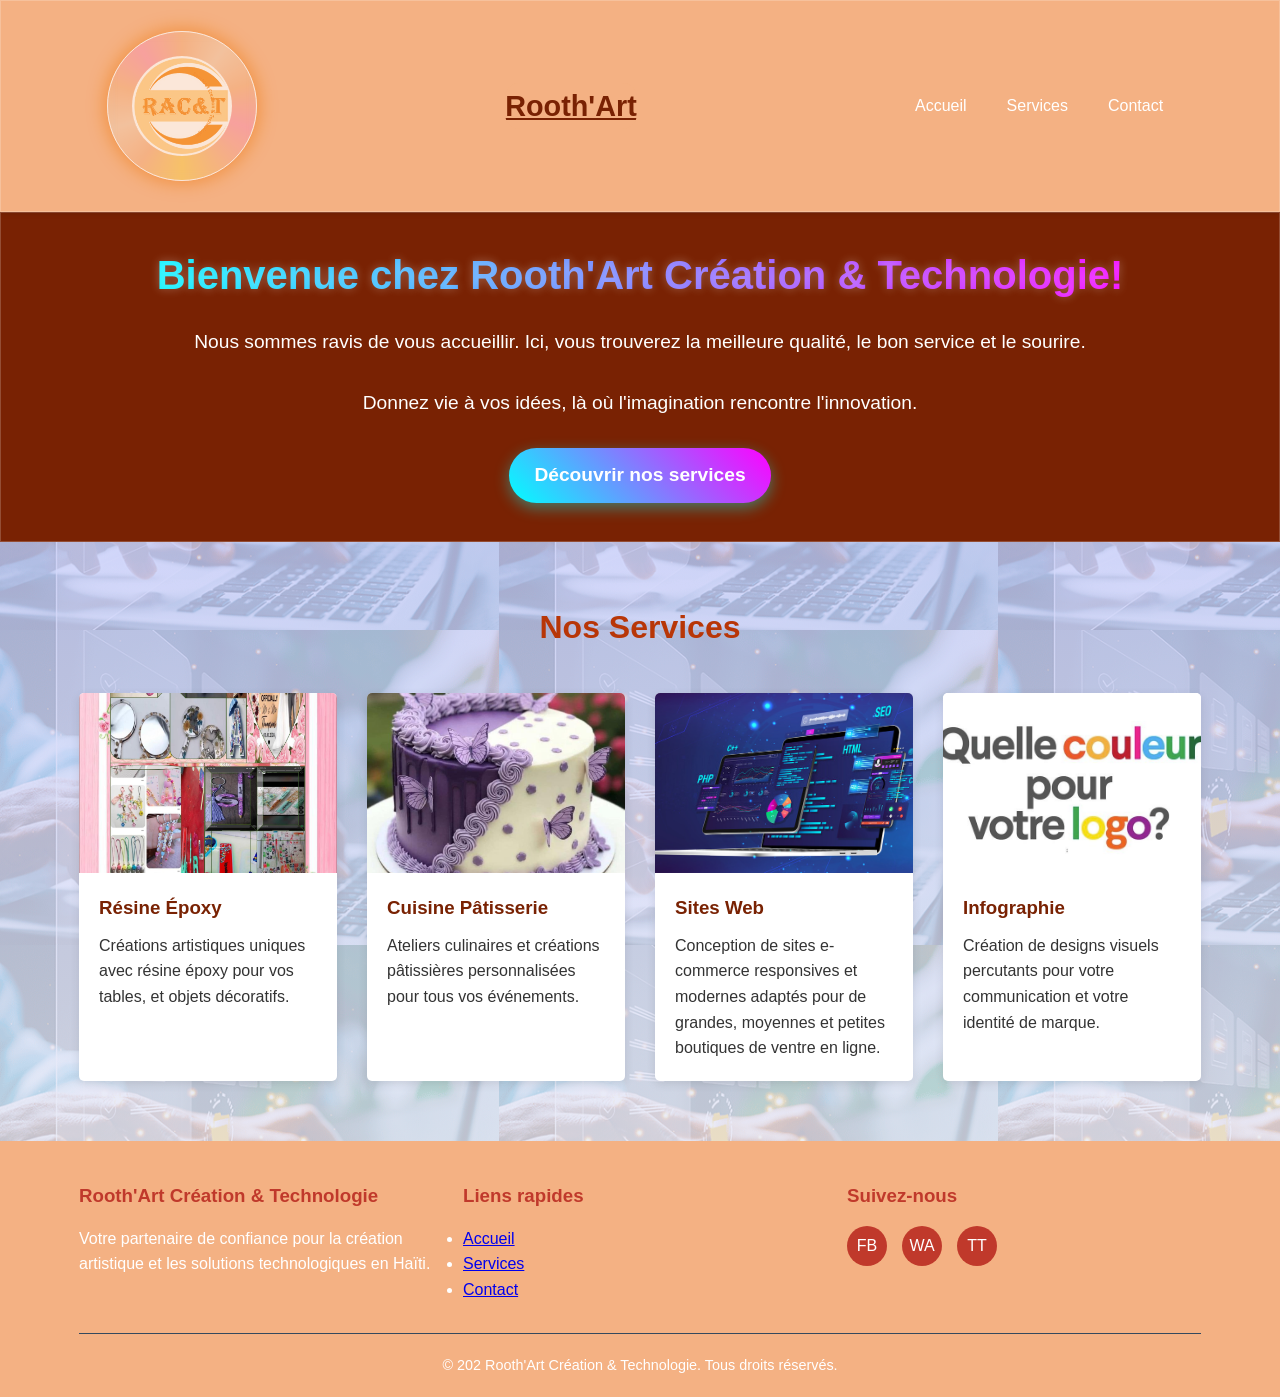
<file: index.html>
<!DOCTYPE html>
<html lang="fr">
<head>
    <meta charset="UTF-8">
    <meta name="viewport" content="width=device-width, initial-scale=1.0">
    <title>Accueil - Rooth'Art Création & Technologie</title>
    <style>
        * {
            margin: 0;
            padding: 0;
            box-sizing: border-box;
        }
        
        body {
            font-family: 'Arial', sans-serif;
            line-height: 1.6;
            color: #333;
            background: linear-gradient(rgba(174, 182, 252, 0.8), rgba(242, 243, 245, 0.8)), 
                        url("prog1.png");
             transition: transform 0.3s;
               transform-style: preserve-3d;
            animation: carouselRotate 60s ;
             transition: all 0.5s ease;
        
        }

          @keyframes carouselRotate {
            0% { transform: rotateY(0deg); }
            100% { transform: rotateY(360deg); }
        }
        
        .container {
            width: 90%;
            max-width: 1200px;
            margin: 0 auto;
            padding: 0 15px;
        }
        
        /* Header */
        header {
            background-color: rgba(244,177,131);
            color: white;
            padding: 15px 0;
            position: sticky;
            top: 0;
            z-index: 100;
            box-shadow: 0 2px 5px rgba(0,0,0,0.1);
        }
        

        /* KADO 1: Bounce Animation */
        header {
            
            backdrop-filter: blur(10px);
            border-radius: none;
            padding: 30px;
            text-align: center;
            border: 1px solid rgba(255,255,255,0.2);
            cursor: pointer;
            transition: all 0.3s ease;
            animation: bounce 2s infinite ease-in-out;
        }

        header:hover {
            animation-play-state: paused;
            background:#792203;
            transform: scale(1.05);
        }

        @keyframes bounce {
            0%, 100% {
                transform: translateY(0);
            }
            50% {
                transform: translateY(-20px);
            }
        }
         .log {
            position: absolute;
            width: 100%;
            height: 100%;
            display: flex;
            justify-content: center;
            align-items: center;
            transform-style: preserve-3d;
            animation: float 6s ease-in-out infinite;
        }

        .log {
            position: absolute;
            width: 150px;
            height: 150px;
            background: rgba(255, 255, 255, 0.1);
            border-radius: 50%;
            display: flex;
            justify-content: center;
            align-items: center;
            box-shadow: 
                0 0 20px #792203;
                
            backdrop-filter: blur(5px);
            border: 1px solid white
        }

        .log {
            font-size: 80px;
            color: transparent;
            background: linear-gradient(45deg, #00ffff, #ff00ff, #ffff00);
            background-clip: text;
            -webkit-background-clip: text;
            animation: colorShift 4s linear infinite;
        }

        .log{
            background: 
                radial-gradient(circle at 30% 30%, rgba(0, 255, 255, 0.4), transparent 70%),
                radial-gradient(circle at 70% 70%, rgba(255, 0, 255, 0.4), transparent 70%);
            opacity: 0.7;
            animation: rotate 10s linear infinite;
            mix-blend-mode: overlay;
        }

        .log{
            background: 
                conic-gradient(from 0deg, 
                    transparent 0%, 
                    rgba(0, 255, 255, 0.3) 10%, 
                    transparent 20%,
                    rgba(255, 0, 255, 0.3) 30%,
                    transparent 40%,
                    rgba(255, 255, 0, 0.3) 50%,
                    transparent 60%,
                    rgba(0, 255, 255, 0.3) 70%,
                    transparent 80%,
                    rgba(255, 0, 255, 0.3) 90%,
                    transparent 100%);
            animation: spin 8s linear infinite;
        }

        .log {
            position: relative;
        
        }

        .particle:nth-child(2) {
            background: rgba(255, 0, 255, 0.8);
            animation-delay: 1s;
            top: 20%;
            left: 70%;
        }

        .particle:nth-child(3) {
            background: rgba(255, 255, 0, 0.8);
            animation-delay: 2s;
            top: 60%;
            left: 20%;
        }

        .particle:nth-child(4) {
            background: rgba(0, 255, 255, 0.8);
            animation-delay: 3s;
            top: 80%;
            left: 60%;
        }

        .particle:nth-child(5) {
            background: rgba(255, 0, 255, 0.8);
            animation-delay: 4s;
            top: 40%;
            left: 80%;
        }

        .header-content {
            text-align: center;
            margin-top: 20px;
        }

        h1 {
            font-size: 2.5rem;
            margin-bottom: 10px;
            background: linear-gradient(90deg, #00ffff, #ff00ff);
            background-clip: text;
            -webkit-background-clip: text;
            color: transparent;
            text-shadow: 0 0 10px rgba(255, 255, 255, 0.3);
        }

        @keyframes float {
            0%, 100% {
                transform: translateY(0) rotateX(5deg) rotateY(5deg);
            }
            50% {
                transform: translateY(-15px) rotateX(-5deg) rotateY(-5deg);
            }
        }

        @keyframes colorShift {
            0% {
                filter: hue-rotate(0deg);
            }
            100% {
                filter: hue-rotate(360deg);
            }
        }

        @keyframes rotate {
            0% {
                transform: rotate(0deg);
            }
            100% {
                transform: rotate(360deg);
            }
        }

        @keyframes spin {
            0% {
                transform: rotate(0deg);
            }
            100% {
                transform: rotate(360deg);
            }
        }

        @keyframes particleFloat {
            0%, 100% {
                transform: translate(0, 0);
                opacity: 0;
            }
            10% {
                opacity: 1;
            }
            90% {
                opacity: 1;
            }
            50% {
                transform: translate(20px, -20px);
            }
        }

        /* Responsive */
        @media (max-width: 768px) {
            .hologram-container {
                width: 250px;
                height: 250px;
            }
            
            .logo-base {
                width: 170px;
                height: 170px;
            }
            
            .logo-symbol {
                font-size: 70px;
            }
            
            h1 {
                font-size: 2rem;
            }
        }

        @media (max-width: 480px) {
            .hologram-container {
                width: 200px;
                height: 200px;
            }
            
            .logo-base {
                width: 140px;
                height: 140px;
            }
            
            .logo-symbol {
                font-size: 60px;
            }
            
            h1 {
                font-size: 1.8rem;
            }
            
            p {
                font-size: 1rem;
            }
        }
        .log img{
            width: 100px;
            height: 100px;
            border-radius: 50px;
               transition: transform 0.3s;
               transform-style: preserve-3d;
            animation: carouselRotate 60s infinite;
             transition: all 0.5s ease;
        }
           @keyframes carouselRotate {
            0% { transform: rotateY(0deg); }
            100% { transform: rotateY(360deg); }
        }
        .logo {
            font-size: 1.8rem;
            font-weight: bold;
            color:#792203
        }
        .log img:hover {
            animation-play-state: paused;
            background: rgba(255,255,255,0.2);
            transform: scale(1.05);
        }
        
        /* Typewriter Animation */
       .logo {
            background: rgba(244,177,131);
            backdrop-filter: blur(10px);
            border-radius: 15px;
            padding: 0px;
            text-align: center;
        
            border: none;
            cursor: pointer;
            overflow: hidden;
        } 

        .logo {
            overflow: hidden;
            border-right: 2px  white;
            white-space: nowrap;
        }

        @keyframes typing {
            0% { width: 0; }
            100% { width: 100%; }
        }

        @keyframes blink {
            0%, 100% { border-color: rgb(255, 94, 0); }
            50% { border-color: transparent; }
        }
        .logo:hover {
            animation-play-state: paused;
            background:#792203;
            transform: scale(1.05);
            color: white;
        }
        nav {
            display: flex;
            justify-content: space-between;
            align-items: center;
        }
        
        .nav-links {
            display: flex;
            list-style: none;
        }
        
        .nav-links li {
            margin-left: 20px;
        }
        
        .nav-links a {
            color: white;
            text-decoration: none;
            padding: 5px 10px;
            transition: color 0.3s;
        }
        
        .nav-links a:hover {
            color: #e74c3c;;
        }
        
        .menu-toggle {
            display: none;
            cursor: pointer;
            font-size: 1.5rem;
        }
        
        #menu-check {
            display: none;
        }
        
        /* Hero Section */
        .hero {
            background: #792203;;
            color: white;
            text-align: center;
            padding: 100px 0;
        }
        
        .hero h1 {
            font-size: 2.5rem;
            margin-bottom: 20px;
        }
        
        .hero p {
            font-size: 1.2rem;
            margin-bottom: 30px;
            text-align: center;
        }
         .hero{
            backdrop-filter: blur(10px);
            border-radius: none;
            padding: 30px;
            text-align: center;
            border: 1px solid rgba(255,255,255,0.2);
            cursor: pointer;
            animation: pulse 3s infinite;
            transition: all 0.3s ease;
        }

        .hero:hover {
            animation-play-state: paused;
            box-shadow: 0 0 30px rgba(255,255,255,0.5);
            background: rgba(244,177,131);;
        }

        @keyframes pulse {
            0%, 100% {
                transform: scale(1);
                box-shadow: 0 0 0 rgba(255,255,255,0);
            }
            50% {
                transform: scale(1.05);
                box-shadow: 0 0 20px rgba(255,255,255,0.3);
            }
        }

        
        .btn {
            display: inline-block;
            padding: 15px 40px;
            background: linear-gradient(45deg, #00ffff, #ff00ff);
            color: white;
            text-decoration: none;
            font-weight: 600;
            font-size: 1.2rem;
            border-radius: 30px;
            box-shadow: 0 5px 15px rgba(0, 255, 255, 0.4);
            transition: all 0.3s ease;
            position: relative;
            overflow: hidden;
        }

        .btn::before {
            content: '';
            position: absolute;
            top: 0;
            left: -100%;
            width: 100%;
            height: 100%;
            background: linear-gradient(90deg, transparent, rgba(255, 255, 255, 0.3), transparent);
            transition: left 0.5s;
        }
        .btn {
            display: inline-block;
            background-color: #e74c3c;
            color: white;
            padding: 12px 25px;
            border-radius: 30px;
            font-weight: bold;
            transition: background-color 0.3s;
            text-decoration: none;
        }
        
        .btn:hover {
            background-color: #c0392b;
        }
        
        /* Services Preview */
        .services-preview {
            padding: 60px 0;
        }
        
        .section-title {
            text-align: center;
            margin-bottom: 40px;
            font-size: 2rem;
            color: #b83607 ;
        }
        
        .services-grid {
            display: grid;
            grid-template-columns: repeat(auto-fit, minmax(250px, 1fr));
            gap: 30px;
        }
        
        .service-card {
            background-color: white;
            border-radius: 5px;
            overflow: hidden;
            box-shadow: 0 3px 10px rgba(0,0,0,0.1);
            transition: transform 0.3s;
               transform-style: preserve-3d;
            animation: carouselRotate 60s infinite;
            
        }
           @keyframes carouselRotate {
            0% { transform: rotateY(0deg); }
            100% { transform: rotateY(360deg); }
        }
        .service-card:hover {
            transform: translateY(-5px);
        }
        
        .service-card img {
            width: 100%;
            height: 180px;
            object-fit: cover;
            background-color: #ddd;
             transition: all 0.5s ease;
            

        }
         .carousel-item:nth-child(1) { transform: rotateY(0deg) translateZ(400px); }
        .carousel-item:nth-child(2) { transform: rotateY(60deg) translateZ(400px); }
        .carousel-item:nth-child(3) { transform: rotateY(120deg) translateZ(400px); }
        .carousel-item:nth-child(4) { transform: rotateY(180deg) translateZ(400px); }
        .carousel-item:nth-child(5) { transform: rotateY(240deg) translateZ(400px); }
        .carousel-item:nth-child(6) { transform: rotateY(300deg) translateZ(400px); }
        
        .service-info {
            padding: 20px;
        }
        
        .service-info h3 {
            margin-bottom: 10px;
            color:#792203;
        }
          .service-card:hover {
            animation-play-state: paused;
            background: rgba(255,255,255,0.2);
            transform: scale(1.05);
        }
        /* Footer */
        footer {
            background-color:  rgba(244,177,131);
            color: white;
            padding: 40px 0 20px;
        }
        
        .footer-content {
            display: grid;
            grid-template-columns: repeat(auto-fit, minmax(200px, 1fr));
            gap: 30px;
            margin-bottom: 30px;
        }
        
        .footer-section h3 {
            margin-bottom: 15px;
            color: #c0392b;
        }
        
        .social-links {
            display: flex;
            gap: 15px;
        }
        
        .social-links a {
            display: inline-block;
            width: 40px;
            height: 40px;
            background-color: #c0392b;;
            border-radius: 50%;
            text-align: center;
            line-height: 40px;
            transition: background-color 0.3s;
            color: white;
            text-decoration: none;
        }
        
        .social-links a:hover {
            background-color: #e74c3c;
        }
        
        .copyright {
            text-align: center;
            padding-top: 20px;
            border-top: 1px solid #34495e;
            font-size: 0.9rem;
        }
           /* Mobile Navigation */
        @media (max-width: 768px) {
            .menu-toggle {
                display: block;
            }
            
            .nav-links {
                position: fixed;
                top: 70px;
                left: -100%;
                width: 100%;
                height: calc(100vh - 70px);
                background-color: #2c3e50;
                flex-direction: column;
                align-items: center;
                justify-content: flex-start;
                padding-top: 50px;
                transition: left 0.3s;
            }
            .logo{
                  grid-template-columns: repeat(auto-fit, minmax(200px, 1fr));
            }
            #menu-check:checked ~ .nav-links {
                left: 0;
            }
            
            .nav-links li {
                margin: 15px 0;
            }
            
            .contact-info {
                grid-template-columns: 1fr;
            }
        }
    
    </style>
</head>
<body>
    <header>
        <div class="container">
            <nav>
                <div class="log">
                <img src="log.jpg">
                </div>
                <a href="index.html" class="logo">Rooth'Art</a>
                <input type="checkbox" id="menu-check">
                <label for="menu-check" class="menu-toggle">☰</label>
                <ul class="nav-links">
                    <li><a href="index.html">Accueil</a></li>
                    <li><a href="services.html">Services</a></li>
                    <li><a href="contact.html">Contact</a></li>
                </ul>
            </nav>
        </div>
    </header>

    <main>
        <section class="hero">
            <div class="container">
                <h1>Bienvenue chez Rooth'Art Création & Technologie!</h1>
                <p>Nous sommes ravis de vous accueillir. 
Ici, vous trouverez la meilleure qualité, le bon service et le sourire.
</p>
<p>Donnez vie à vos idées, là où l'imagination rencontre l'innovation.</p>
                <a href="services.html" class="btn">Découvrir nos services</a>
            </div>
        </section>
        
        <section class="services-preview">
            <div class="container">
                
                <h2 class="section-title">Nos Services</h2>
                <div class="services-grid">
                   
                    <div class="service-card">
                        <div style="background-color: #e74c3c; height: 180px; display: flex; align-items: center; justify-content: center; color: white; font-weight: bold;"><img src="collec .jpg"></div>
                        <div class="service-info">
                            <h3>Résine Époxy</h3>
                            <p>Créations artistiques uniques avec résine époxy pour vos tables, et objets décoratifs.</p>
                        </div>
                    </div>
                    <div class="service-card">
                        <div style="background-color: #3498db; height: 180px; display: flex; align-items: center; justify-content: center; color: white; font-weight: bold;"><img src="36.jpg"></div>
                        <div class="service-info">
                            <h3>Cuisine Pâtisserie</h3>
                            <p>Ateliers culinaires et créations pâtissières personnalisées pour tous vos événements.</p>
                        </div>
                    </div>
                    <div class="service-card">
                        <div style="background-color: #2ecc71; height: 180px; display: flex; align-items: center; justify-content: center; color: white; font-weight: bold;"><img src="DE.jpg"></div>
                        <div class="service-info">
                            <h3>Sites Web</h3>
                            <p>Conception de sites e-commerce responsives et modernes adaptés pour de grandes, moyennes et petites boutiques de ventre en ligne.</p>
                        </div>
                    </div>
                    <div class="service-card">
                        <div style="background-color: none; height: 180px; display: flex; align-items: center; justify-content: center; color: white; font-weight: bold;"><img src="80.jpg"></div>
                        <div class="service-info">
                            <h3>Infographie</h3>
                            <p>Création de designs visuels percutants pour votre communication et votre identité de marque.</p>
                        </div>
                    </div>
                </div>
            </div>
        </section>
    </main>

    <footer>
        <div class="container">
            <div class="footer-content">
                <div class="footer-section">
                    <h3>Rooth'Art Création & Technologie</h3>
                    <p>Votre partenaire de confiance pour la création artistique et les solutions technologiques en Haïti.</p>
                </div>
                <div class="footer-section">
                    <h3>Liens rapides</h3>
                    <ul>
                        <li><a href="index.html">Accueil</a></li>
                        <li><a href="services.html">Services</a></li>
                        <li><a href="contact.html">Contact</a></li>
                    </ul>
                </div>
                <div class="footer-section">
                    <h3>Suivez-nous</h3>
                    <div class="social-links">
                        <a href="#" aria-label="Facebook">FB</a>
                        <a href="https://wa.me/35361755" aria-label="WhatsApp">WA</a>
                        <a href="https://www.tiktok.com/@Nurse_Tchedjoy" aria-label="TikTok">TT</a>
                    </div>
                </div>
            </div>
            <div class="copyright">
                <p>&copy; 202 Rooth'Art Création & Technologie. Tous droits réservés.</p>
            </div>
        </div>
    </footer>
</body>
</html>
</file>
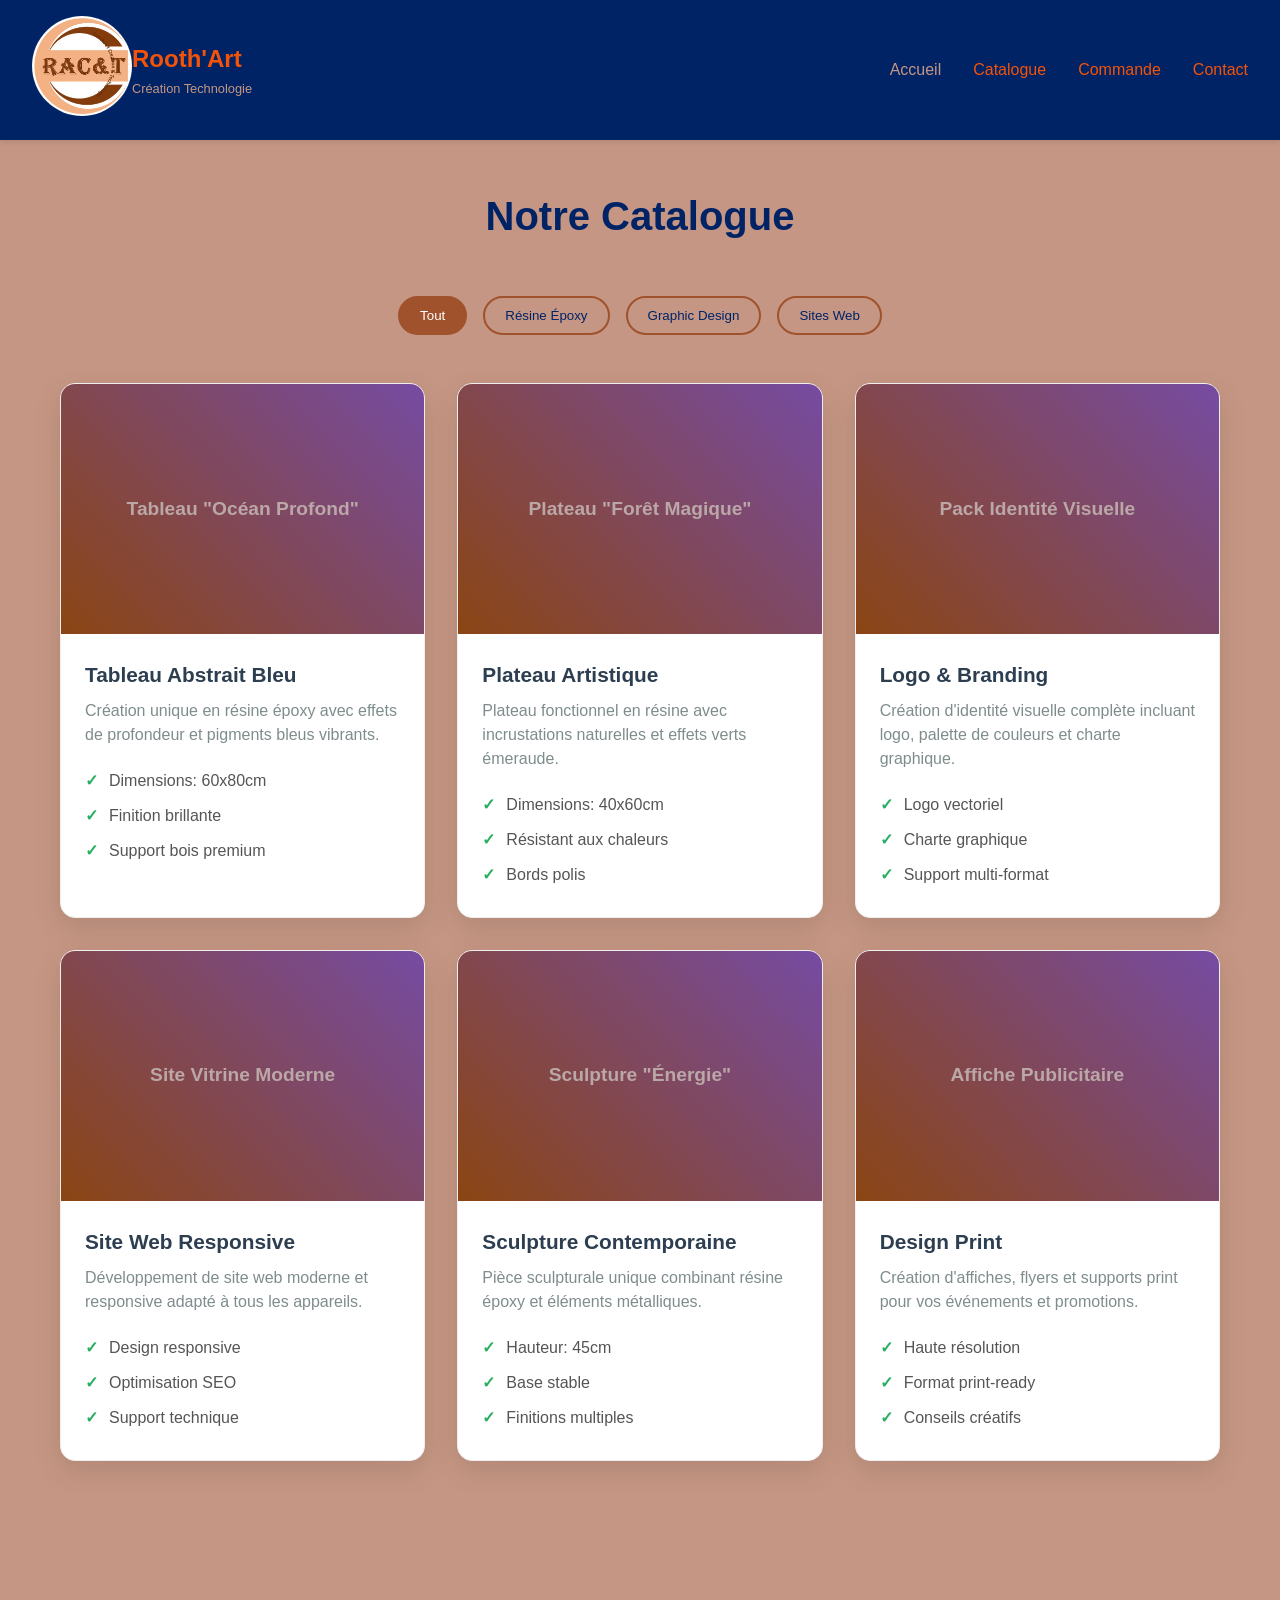
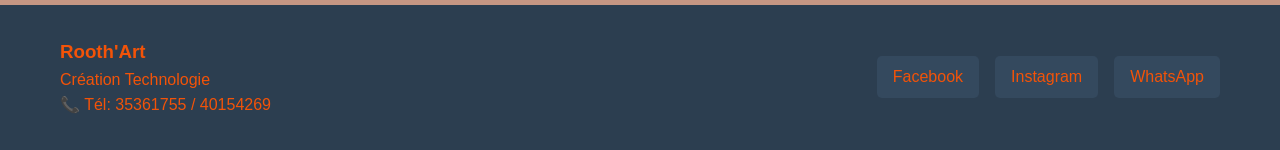
<file: catalogue.html>
<!DOCTYPE html>
<html lang="fr">
<head>
    <meta charset="UTF-8">
    <meta name="viewport" content="width=device-width, initial-scale=1.0">
    <link rel="stylesheet" href="stylecatalogue.css">
    <title>Catalogue - Rooth'Art</title>
</head>
<body>
     <header>
        <nav class="navbar">
           <div class="logo__Name">
             <div class="logo">
                 <img src="logo.jpg">
                </div>
            <div class="nav-brand">
                <h1>Rooth'Art</h1>
                <p>Création Technologie</p>
            </div>
           </div>
            <ul class="nav-menu">
                <li><a href="index.html" class="active">Accueil</a></li>
                <li><a href="catalogue.html">Catalogue</a></li>
                <li><a href="commande.html">Commande</a></li>
                <li><a href="contact.html">Contact</a></li>
            </ul>
            <div class="hamburger">
                <span></span>
                <span></span>
                <span></span>
            </div>
        </nav>
    </header>

    <main> 

        <section class="catalogue">
            <div class="container">
                <h2><br>Notre Catalogue</h2>
                
                <div class="filter-buttons">
                    <button class="filter-btn active" data-filter="all">Tout</button>
                    <button class="filter-btn" data-filter="resine">Résine Époxy</button>
                    <button class="filter-btn" data-filter="design">Graphic Design</button>
                    <button class="filter-btn" data-filter="website">Sites Web</button>
                </div>

                <div class="products-grid">
                    <div class="product-card" data-category="resine">
                        <div class="product-image">
                            Tableau "Océan Profond"
                        </div>
                        <div class="product-info">
                            <h3>Tableau Abstrait Bleu</h3>
                            <p>Création unique en résine époxy avec effets de profondeur et pigments bleus vibrants.</p>
                            <ul class="product-features">
                                <li>Dimensions: 60x80cm</li>
                                <li>Finition brillante</li>
                                <li>Support bois premium</li>
                            </ul>
                        </div>
                    </div>
                    
                    <div class="product-card" data-category="resine">
                        <div class="product-image">
                            Plateau "Forêt Magique"
                        </div>
                        <div class="product-info">
                            <h3>Plateau Artistique</h3>
                            <p>Plateau fonctionnel en résine avec incrustations naturelles et effets verts émeraude.</p>
                            <ul class="product-features">
                                <li>Dimensions: 40x60cm</li>
                                <li>Résistant aux chaleurs</li>
                                <li>Bords polis</li>
                            </ul>
                        </div>
                    </div>
                    
                    <div class="product-card" data-category="design">
                        <div class="product-image">
                            Pack Identité Visuelle
                        </div>
                        <div class="product-info">
                            <h3>Logo & Branding</h3>
                            <p>Création d'identité visuelle complète incluant logo, palette de couleurs et charte graphique.</p>
                            <ul class="product-features">
                                <li>Logo vectoriel</li>
                                <li>Charte graphique</li>
                                <li>Support multi-format</li>
                            </ul>
                        </div>
                    </div>

                    <div class="product-card" data-category="website">
                        <div class="product-image">
                            Site Vitrine Moderne
                        </div>
                        <div class="product-info">
                            <h3>Site Web Responsive</h3>
                            <p>Développement de site web moderne et responsive adapté à tous les appareils.</p>
                            <ul class="product-features">
                                <li>Design responsive</li>
                                <li>Optimisation SEO</li>
                                <li>Support technique</li>
                            </ul>
                        </div>
                    </div>

                    <div class="product-card" data-category="resine">
                        <div class="product-image">
                            Sculpture "Énergie"
                        </div>
                        <div class="product-info">
                            <h3>Sculpture Contemporaine</h3>
                            <p>Pièce sculpturale unique combinant résine époxy et éléments métalliques.</p>
                            <ul class="product-features">
                                <li>Hauteur: 45cm</li>
                                <li>Base stable</li>
                                <li>Finitions multiples</li>
                            </ul>
                        </div>
                    </div>

                    <div class="product-card" data-category="design">
                        <div class="product-image">
                            Affiche Publicitaire
                        </div>
                        <div class="product-info">
                            <h3>Design Print</h3>
                            <p>Création d'affiches, flyers et supports print pour vos événements et promotions.</p>
                            <ul class="product-features">
                                <li>Haute résolution</li>
                                <li>Format print-ready</li>
                                <li>Conseils créatifs</li>
                            </ul>
                        </div>
                    </div>
                </div>
            </div>
        </section>
    </main>

    <footer>
        <div class="container">
            <div class="footer-content">
                <div class="footer-info">
                    <h3>Rooth'Art</h3>
                    <p>Création Technologie</p>
                    <p>📞 Tél: 35361755 / 40154269</p>
                </div>
                <div class="social-links">
                    <a href="#" class="social-link">Facebook</a>
                    <a href="#" class="social-link">Instagram</a>
                    <a href="https://wa.me/50935361755" class="social-link">WhatsApp</a>
                </div>
            </div>
        </div>
    </footer>

</body>
</html>
</file>
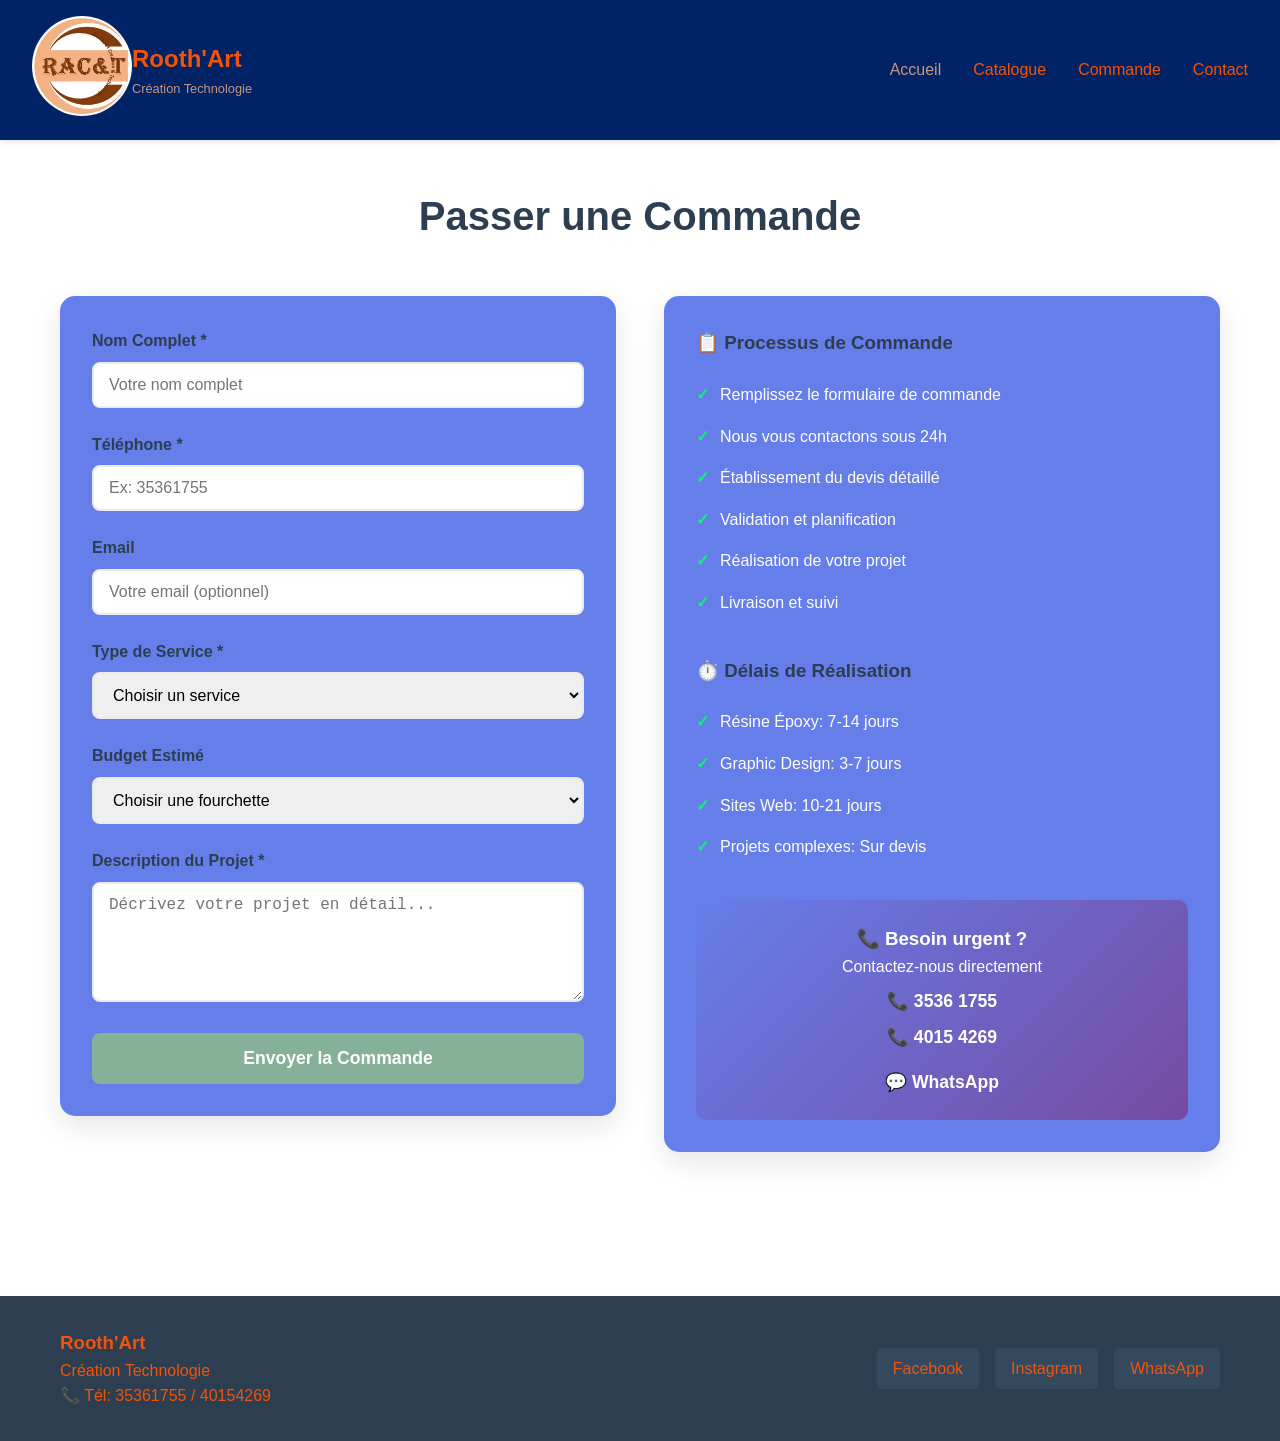
<file: commande.html>
<!DOCTYPE html>
<html lang="fr">
<head>
    <meta charset="UTF-8">
    <meta name="viewport" content="width=device-width, initial-scale=1.0">
   <link rel="stylesheet" href="stylecommande.css">
    <title>Commande - Rooth'Art</title>
</head>
<body>
         <header>
        <nav class="navbar">
           <div class="logo__Name">
             <div class="logo">
                 <img src="logo.jpg">
                </div>
            <div class="nav-brand">
                <h1>Rooth'Art</h1>
                <p>Création Technologie</p>
            </div>
           </div>
            <ul class="nav-menu">
                <li><a href="index.html" class="active">Accueil</a></li>
                <li><a href="catalogue.html">Catalogue</a></li>
                <li><a href="commande.html">Commande</a></li>
                <li><a href="contact.html">Contact</a></li>
            </ul>
            <div class="hamburger">
                <span></span>
                <span></span>
                <span></span>
            </div>
        </nav>
    </header>

    <main>
        <section class="commande">
            <div class="container">
                <h2><br>Passer une Commande</h2>
                
                <div class="commande-container">
                    <div class="commande-form-container">
                        <form action="https://getform.io/f/bmdyogwa" method="POST" class="commande-form" id="commandeForm">
                            <div class="form-group">
                                <label for="nom">Nom Complet *</label>
                                <input type="text" id="nom" name="nom" required placeholder="Votre nom complet">
                            </div>
                            
                            <div class="form-group">
                                <label for="telephone">Téléphone *</label>
                                <input type="tel" id="telephone" name="telephone" required placeholder="Ex: 35361755">
                            </div>
                            
                            <div class="form-group">
                                <label for="email">Email</label>
                                <input type="email" id="email" name="email" placeholder="Votre email (optionnel)">
                            </div>
                            
                            <div class="form-group">
                                <label for="service">Type de Service *</label>
                                <select id="service" name="service" required>
                                    <option value="">Choisir un service</option>
                                    <option value="resine">Résine Époxy</option>
                                    <option value="design">Graphic Design</option>
                                    <option value="website">Site Web</option>
                                    <option value="autre">Autre</option>
                                </select>
                            </div>
                            
                            <div class="form-group">
                                <label for="budget">Budget Estimé</label>
                                <select id="budget" name="budget">
                                    <option value="">Choisir une fourchette</option>
                                    <option value="1">Moins de 5,000 HTG</option>
                                    <option value="2">5,000 - 15,000 HTG</option>
                                    <option value="3">15,000 - 30,000 HTG</option>
                                    <option value="4">Plus de 30,000 HTG</option>
                                </select>
                            </div>
                            
                            <div class="form-group">
                                <label for="description">Description du Projet *</label>
                                <textarea id="description" name="description" required placeholder="Décrivez votre projet en détail..."></textarea>
                            </div>
                            
                            <button type="submit" class="btn">Envoyer la Commande</button>
                        </form>
                    </div>
                    
                    <div class="commande-info">
                        <div class="info-card">
                            <h3>📋 Processus de Commande</h3>
                            <ul>
                                <li>Remplissez le formulaire de commande</li>
                                <li>Nous vous contactons sous 24h</li>
                                <li>Établissement du devis détaillé</li>
                                <li>Validation et planification</li>
                                <li>Réalisation de votre projet</li>
                                <li>Livraison et suivi</li>
                            </ul>
                        </div>
                        
                        <div class="info-card">
                            <h3>⏱️ Délais de Réalisation</h3>
                            <ul>
                                <li>Résine Époxy: 7-14 jours</li>
                                <li>Graphic Design: 3-7 jours</li>
                                <li>Sites Web: 10-21 jours</li>
                                <li>Projets complexes: Sur devis</li>
                            </ul>
                        </div>
                        
                        <div class="contact-urgent">
                            <h3>📞 Besoin urgent ?</h3>
                            <p>Contactez-nous directement</p>
                            <a href="tel:35361755">📞 3536 1755</a>
                            <a href="tel:40154269">📞 4015 4269</a>
                            <a href="https://wa.me/50935361755" style="margin-top: 1rem;">💬 WhatsApp</a>
                        </div>
                    </div>
                </div>
            </div>
        </section>
    </main>

    <footer>
        <div class="container">
            <div class="footer-content">
                <div class="footer-info">
                    <h3>Rooth'Art</h3>
                    <p>Création Technologie</p>
                    <p>📞 Tél: 35361755 / 40154269</p>
                </div>
                <div class="social-links">
                    <a href="#" class="social-link">Facebook</a>
                    <a href="#" class="social-link">Instagram</a>
                    <a href="https://wa.me/50935361755" class="social-link">WhatsApp</a>
                </div>
            </div>
        </div>
    </footer>
</body>
</html>
</file>
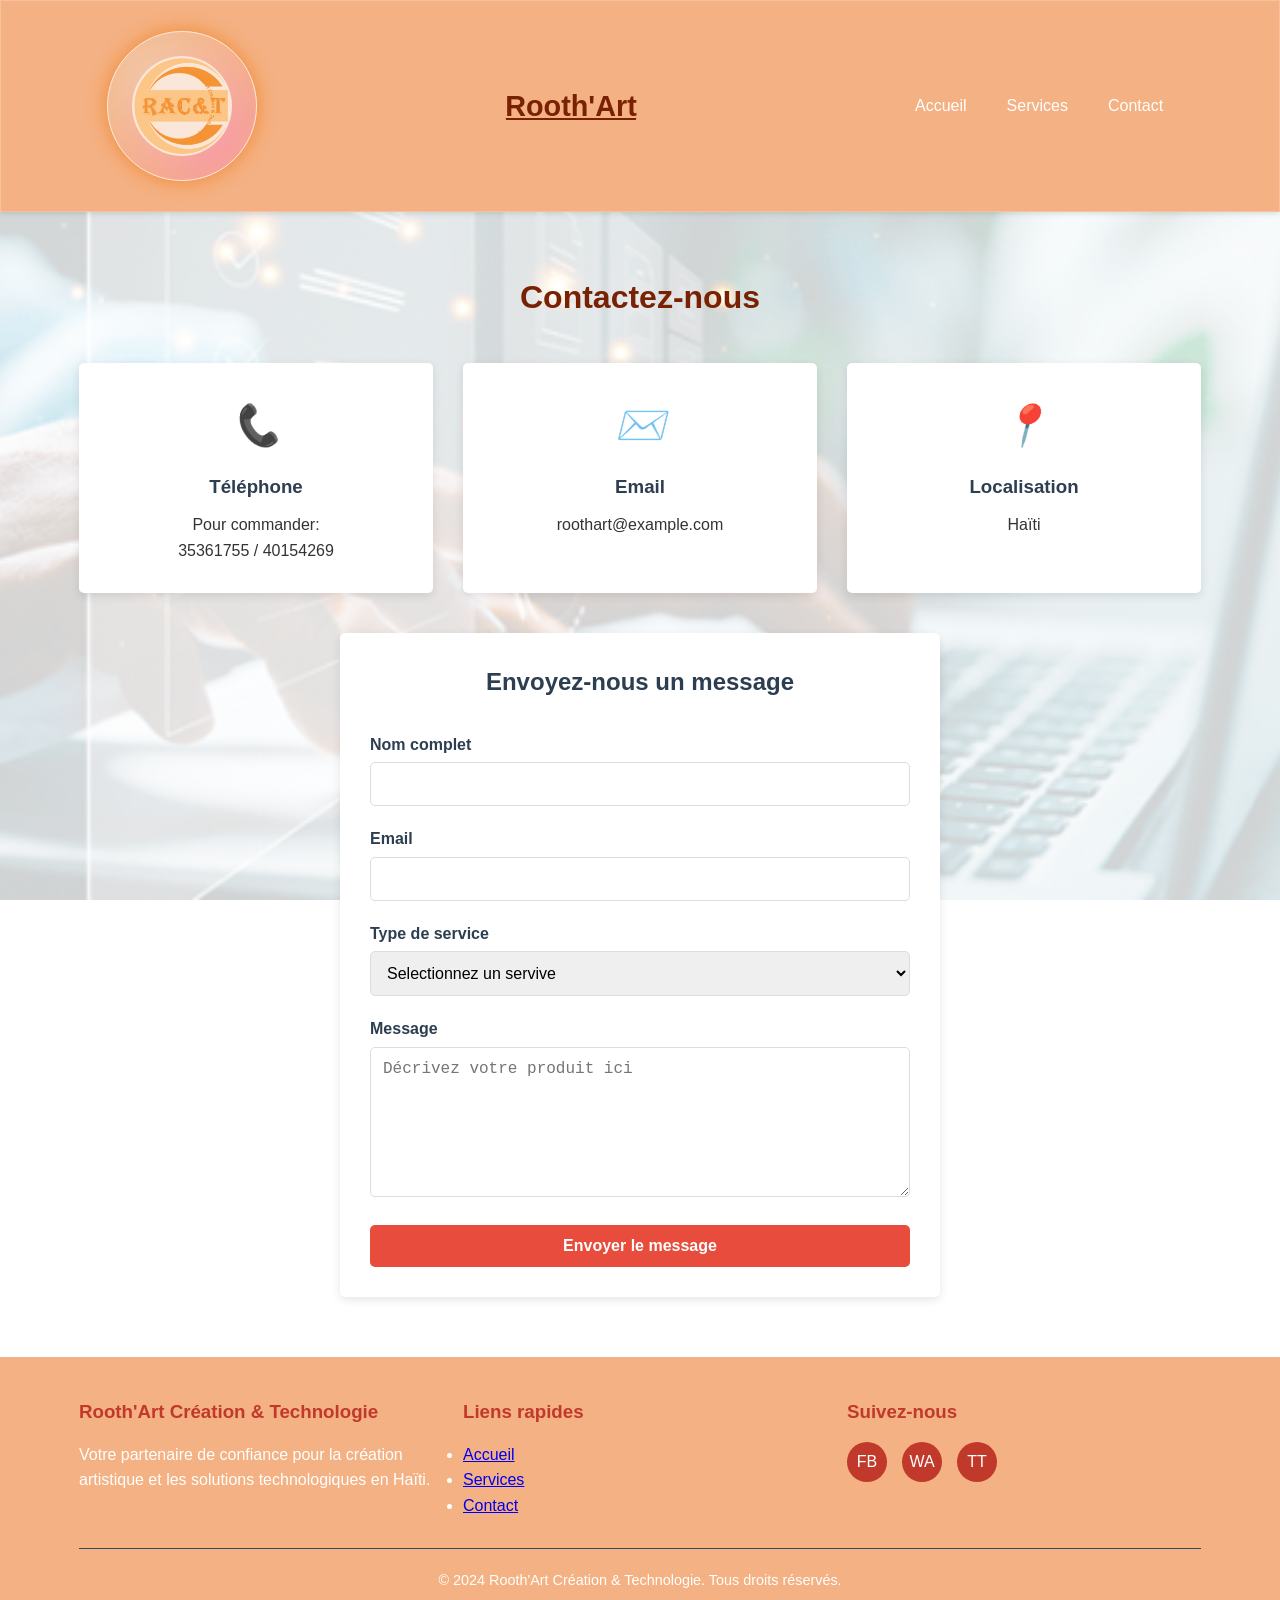
<file: contact.html>
<!DOCTYPE html>
<html lang="fr">
<head>
    <meta charset="UTF-8">
    <meta name="viewport" content="width=device-width, initial-scale=1.0">
    <title>Contact - Rooth'Art Création & Technologie</title>
    <style>
        * {
            margin: 0;
            padding: 0;
            box-sizing: border-box;
        }
        
        body {
            font-family: 'Arial', sans-serif;
            line-height: 1.6;
            color: #333;
            background-color: #4d9a9c;
             background: linear-gradient(rgba(255,255,255,0.8), rgba(255,255,255,0.8)), 
                        url("prog1.png");
            background-size: cover;
            background-attachment: fixed;
            background-position: center;
        }
        
        .container {
            width: 90%;
            max-width: 1200px;
            margin: 0 auto;
            padding: 0 15px;
        }
        
         /* Header */
        header {
            background-color: rgba(244,177,131);
            color: white;
            padding: 15px 0;
            position: sticky;
            top: 0;
            z-index: 100;
            box-shadow: 0 2px 5px rgba(0,0,0,0.1);
        }
        

        /* KADO 1: Bounce Animation */
        header {
            
            backdrop-filter: blur(10px);
            border-radius: none;
            padding: 30px;
            text-align: center;
            border: 1px solid rgba(255,255,255,0.2);
            cursor: pointer;
            transition: all 0.3s ease;
            animation: bounce 2s infinite ease-in-out;
        }

        header:hover {
            animation-play-state: paused;
            background:#792203;
            transform: scale(1.05);
        }

        @keyframes bounce {
            0%, 100% {
                transform: translateY(0);
            }
            50% {
                transform: translateY(-20px);
            }
        }
        .log img{
            width: 100px;
            height: 100px;
            border-radius: 50px;
               transition: transform 0.3s;
               transform-style: preserve-3d;
            animation: carouselRotate 60s infinite;
             transition: all 0.5s ease;
        }
           @keyframes carouselRotate {
            0% { transform: rotateY(0deg); }
            100% { transform: rotateY(360deg); }
        }
         .log {
            position: absolute;
            width: 100%;
            height: 100%;
            display: flex;
            justify-content: center;
            align-items: center;
            transform-style: preserve-3d;
            animation: float 6s ease-in-out infinite;
        }

        .log {
            position: absolute;
            width: 150px;
            height: 150px;
            background: rgba(255, 255, 255, 0.1);
            border-radius: 50%;
            display: flex;
            justify-content: center;
            align-items: center;
            box-shadow: 
                0 0 20px #792203;
                
            backdrop-filter: blur(5px);
            border: 1px solid white
        }
.log {
            font-size: 80px;
            color: transparent;
            background: linear-gradient(45deg, #00ffff, #ff00ff, #ffff00);
            background-clip: text;
            -webkit-background-clip: text;
            animation: colorShift 4s linear infinite;
        }

        .log{
            background: 
                radial-gradient(circle at 30% 30%, rgba(0, 255, 255, 0.4), transparent 70%),
                radial-gradient(circle at 70% 70%, rgba(255, 0, 255, 0.4), transparent 70%);
            opacity: 0.7;
            animation: rotate 10s linear infinite;
                mix-blend-mode: overlay;}
     
        .log img{
            width: 100px;
            height: 100px;
            border-radius: 50px;
               transition: transform 0.3s;
               transform-style: preserve-3d;
            animation: carouselRotate 60s infinite;
             transition: all 0.5s ease;
        }
           @keyframes carouselRotate {
            0% { transform: rotateY(0deg); }
            100% { transform: rotateY(360deg); }
        }
        .logo {
            font-size: 1.8rem;
            font-weight: bold;
            color:#792203
        }
        .log img:hover {
            animation-play-state: paused;
            background: rgba(255,255,255,0.2);
            transform: scale(1.05);
        }
        @keyframes float {
            0%, 100% {
                transform: translateY(0) rotateX(5deg) rotateY(5deg);
            }
            50% {
                transform: translateY(-15px) rotateX(-5deg) rotateY(-5deg);
            }
        }

        @keyframes colorShift {
            0% {
                filter: hue-rotate(0deg);
            }
            100% {
                filter: hue-rotate(360deg);
            }
        }

        @keyframes rotate {
            0% {
                transform: rotate(0deg);
            }
            100% {
                transform: rotate(360deg);
            }
        }

        @keyframes spin {
            0% {
                transform: rotate(0deg);
            }
            100% {
                transform: rotate(360deg);
            }
        }

        @keyframes particleFloat {
            0%, 100% {
                transform: translate(0, 0);
                opacity: 0;
            }
            10% {
                opacity: 1;
            }
            90% {
                opacity: 1;
            }
            50% {
                transform: translate(20px, -20px);
            }
        }

                .log 
       /*      font-size: 80px;
            color: transparent;
            background: linear-gradient(45deg, #00ffff, #ff00ff, #ffff00);
            background-clip: text;
            -webkit-background-clip: text;
            animation: colorShift 4s linear infinite;
        }

        .log{
            background: 
                radial-gradient(circle at 30% 30%, rgba(0, 255, 255, 0.4), transparent 70%),
                radial-gradient(circle at 70% 70%, rgba(255, 0, 255, 0.4), transparent 70%);
            opacity: 0.7;
            animation: rotate 10s linear infinite;
            mix-blend-mode: overlay;
        }
 */
        .log{
            background: 
                conic-gradient(from 0deg, 
                    transparent 0%, 
                    rgba(0, 255, 255, 0.3) 10%, 
                    transparent 20%,
                    rgba(255, 0, 255, 0.3) 30%,
                    transparent 40%,
                    rgba(255, 255, 0, 0.3) 50%,
                    transparent 60%,
                    rgba(0, 255, 255, 0.3) 70%,
                    transparent 80%,
                    rgba(255, 0, 255, 0.3) 90%,
                    transparent 100%);
            animation: spin 8s linear infinite;
        }

        .log {
            position: relative;
        }
        
        .logo {
            font-size: 1.8rem;
            font-weight: bold;
            color:#792203
        }
        .log img:hover {
            animation-play-state: paused;
            background: rgba(255,255,255,0.2);
            transform: scale(1.05);
        }
        
        /* Typewriter Animation */
        .logo {
            background: rgba(244,177,131);
            backdrop-filter: blur(10px);
            border-radius: 15px;
            padding: 0px;
            text-align: center;
        
            border: none;
            cursor: pointer;
            overflow: hidden;
        }

        .logo {
            overflow: hidden;
            border-right: 2px  white;
            white-space: nowrap;
            
        }

        @keyframes typing {
            0% { width: 0; }
            100% { width: 100%; }
        }

        @keyframes blink {
            0%, 100% { border-color: rgb(255, 94, 0); }
            50% { border-color: transparent; }
        }
        .logo:hover {
            animation-play-state: paused;
            background:#792203;
            transform: scale(1.05);
            color: white;
        }
        /* Header 
        header {
            background-color: #2c3e50;
            color: white;
            padding: 15px 0;
            position: sticky;
            top: 0;
            z-index: 100;
            box-shadow: 0 2px 5px rgba(0,0,0,0.1);
        }*/
        .log img{
            width: 100px;
            height: 100px;
            border-radius: 50px;
        }
        .logo {
            font-size: 1.8rem;
            font-weight: bold;
        }
        
        nav {
            display: flex;
            justify-content: space-between;
            align-items: center;
        }
        
        .nav-links {
            display: flex;
            list-style: none;
        }
        
        .nav-links li {
            margin-left: 20px;
        }
        
        .nav-links a {
            color: white;
            text-decoration: none;
            padding: 5px 10px;
            transition: color 0.3s;
        }
        
        .nav-links a:hover {
            color: #e74c3c;
        }
        
        .menu-toggle {
            display: none;
            cursor: pointer;
            font-size: 1.5rem;
        }
        
        #menu-check {
            display: none;
        }
        
        /* Contact Page */
        .contact-page {
            padding: 60px 0;
        }
        
        .section-title {
            text-align: center;
            margin-bottom: 40px;
            font-size: 2rem;
            color: #792203;
        }
        
        .contact-info {
            display: grid;
            grid-template-columns: repeat(auto-fit, minmax(250px, 1fr));
            gap: 30px;
            margin-bottom: 40px;
        }
        
        .contact-card {
            background-color: white;
            padding: 30px;
            border-radius: 5px;
            box-shadow: 0 3px 10px rgba(0,0,0,0.1);
            text-align: center;
            transition: transform 0.3s;
        }
        
        .contact-card:hover {
            transform: translateY(-5px);
        }
        
        .contact-card i {
            font-size: 2.5rem;
            color: #e74c3c;
            margin-bottom: 15px;
            display: block;
        }
        
        .contact-card h3 {
            margin-bottom: 10px;
            color: #2c3e50;
        }
        
        /* Contact Form */
        .contact-form {
            max-width: 600px;
            margin: 0 auto;
            background-color: white;
            padding: 30px;
            border-radius: 5px;
            box-shadow: 0 3px 10px rgba(0,0,0,0.1);
        }
        
        .contact-form h2 {
            text-align: center;
            margin-bottom: 30px;
            color: #2c3e50;
        }
        
        .form-group {
            margin-bottom: 20px;
        }
        
        .form-group label {
            display: block;
            margin-bottom: 5px;
            font-weight: bold;
            color: #2c3e50;
        }
        
        .form-control {
            width: 100%;
            padding: 12px;
            border: 1px solid #ddd;
            border-radius: 5px;
            font-size: 1rem;
            transition: border-color 0.3s;
        }
        
        .form-control:focus {
            border-color: #e74c3c;
            outline: none;
        }
        
        textarea.form-control {
            min-height: 150px;
            resize: vertical;
        }
        
        .btn {
            display: inline-block;
            background-color: #e74c3c;
            color: white;
            padding: 12px 25px;
            border: none;
            border-radius: 5px;
            font-weight: bold;
            cursor: pointer;
            transition: background-color 0.3s;
            width: 100%;
            font-size: 1rem;
        }
        
        .btn:hover {
            background-color: #c0392b;
        }
        
        /* Footer */
     
        footer {
            background-color:  rgba(244,177,131);
            color: white;
            padding: 40px 0 20px;
        }
        
        .footer-content {
            display: grid;
            grid-template-columns: repeat(auto-fit, minmax(200px, 1fr));
            gap: 30px;
            margin-bottom: 30px;
        }
        
        .footer-section h3 {
            margin-bottom: 15px;
            color: #c0392b;
        }
        
        .social-links {
            display: flex;
            gap: 15px;
        }
        
        .social-links a {
            display: inline-block;
            width: 40px;
            height: 40px;
            background-color: #c0392b;;
            border-radius: 50%;
            text-align: center;
            line-height: 40px;
            transition: background-color 0.3s;
            color: white;
            text-decoration: none;
        }
        
        .social-links a:hover {
            background-color: #e74c3c;
        }
        
        .copyright {
            text-align: center;
            padding-top: 20px;
            border-top: 1px solid #34495e;
            font-size: 0.9rem;
        }
        
        
           /* Mobile Navigation */
        @media (max-width: 768px) {
            .menu-toggle {
                display: block;
            }
            
            .nav-links {
                position: fixed;
                top: 70px;
                left: -100%;
                width: 100%;
                height: calc(100vh - 70px);
                background-color: #2c3e50;
                flex-direction: column;
                align-items: center;
                justify-content: flex-start;
                padding-top: 50px;
                transition: left 0.3s;
            }
            .logo{
                 grid-template-columns: repeat(auto-fit, minmax(200px, 1fr)); 
            }
            #menu-check:checked ~ .nav-links {
                left: 0;
            }
            
            .nav-links li {
                margin: 15px 0;
            }
            
            .contact-info {
                grid-template-columns: 1fr;
            }
        }

    </style>
</head>
<body>
    <header>
        <div class="container">
            <nav>
                 <div class="log">
                <img src="log.jpg">
                </div>
                <a href="index.html" class="logo">Rooth'Art</a>
                <input type="checkbox" id="menu-check">
                <label for="menu-check" class="menu-toggle">☰</label>
                <ul class="nav-links">
                    <li><a href="index.html">Accueil</a></li>
                    <li><a href="services.html">Services</a></li>
                    <li><a href="contact.html">Contact</a></li>
                </ul>
            </nav>
        </div>
    </header>

    <main>
        <section class="contact-page">
            <div class="container">
                <h1 class="section-title">Contactez-nous</h1>
                
                <div class="contact-info">
                    <div class="contact-card">
                        <i>📞</i>
                        <h3>Téléphone</h3>
                        <p>Pour commander: <br>35361755 / 40154269</p>
                    </div>
                    <div class="contact-card">
                        <i>✉️</i>
                        <h3>Email</h3>
                        <p>roothart@example.com</p>
                    </div>
                    <div class="contact-card">
                        <i>📍</i>
                        <h3>Localisation</h3>
                        <p>Haïti</p>
                    </div>
                </div>
                
                <div class="contact-form">
                    
                    <h2>Envoyez-nous un message</h2>
                    
                    <form action="https://formspree.io/f/xpwkzone" method="post">
                        <div class="form-group">
                            <label for="name">Nom complet</label>
                            <input type="text" id="name" name="name" class="form-control" required>
                        </div>
                        <div class="form-group">
                            <label for="email">Email</label>
                            <input type="email" id="email" name="email" class="form-control" required>
                        </div>
                        <div class="form-group">
                          <label for="service"> Type de service</label>
                            <select id="service" name="service" class="form-control" required>
                            <option value=""> Selectionnez un servive</option>
                            <option value="Carte de vite">Carte de visite personalisé </option>
                            <option value="Marque-parge">Marque-parge personalisé</option>
                            <option value="Porte-clé">Porte-clé personalisé</option>
                            <option value="Poche telephone">Poche téléphone personnalisé</option>
                            <option value="encadrement">Encadrement pohto personnalisé</option>
                            <option value="miroir">Miroir personnalisées</option>
                            <option value="Patisserie">Patisserie</option>
                            <option value="site">Site e-commerce</option>
                            <option value="logo">Logo</option>
                            <option value="flyers">Flyers</option>
                            <option value="formulaire"> Formulaire d'inscription</option>
                            <option value="calendrier"> Calendrier</option>
                            
                        </div>
                        
                            </select>
                        </div>
                        <div class="form-group">
                            <label for="message">Message</label>
                            <textarea id="message" name="message" placeholder="Décrivez votre produit ici" class="form-control" required></textarea>
                              
                              
                              
            
                        </div>
                    
                        <button type="submit" class="btn">Envoyer le message</button>
                    </form>
                </div>
            </div>
        </section>
    </main>

    <footer>
        <div class="container">
            <div class="footer-content">
                 <div class="footer-section">
                    <h3>Rooth'Art Création & Technologie</h3>
                    <p>Votre partenaire de confiance pour la création artistique et les solutions technologiques en Haïti.</p>
                </div>
                <div class="footer-section">
                    <h3>Liens rapides</h3>
                    <ul>
                        <li><a href="index.html">Accueil</a></li>
                        <li><a href="services.html">Services</a></li>
                        <li><a href="contact.html">Contact</a></li>
                    </ul>
                </div>
                <div class="footer-section">
                    <h3>Suivez-nous</h3>
                    <div class="social-links">
                        <a href="#" aria-label="Facebook">FB</a>
                         <a href="https://wa.me/35361755" aria-label="WhatsApp">WA</a>
                        <a href="https://www.tiktok.com/@Nurse_Tchedjoy" aria-label="TikTok">TT</a>
                    </div>
                </div>
            </div>
            <div class="copyright">
                <p>&copy; 2024 Rooth'Art Création & Technologie. Tous droits réservés.</p>
            </div>
        </div>
    </footer>
</body>
</html>
</file>
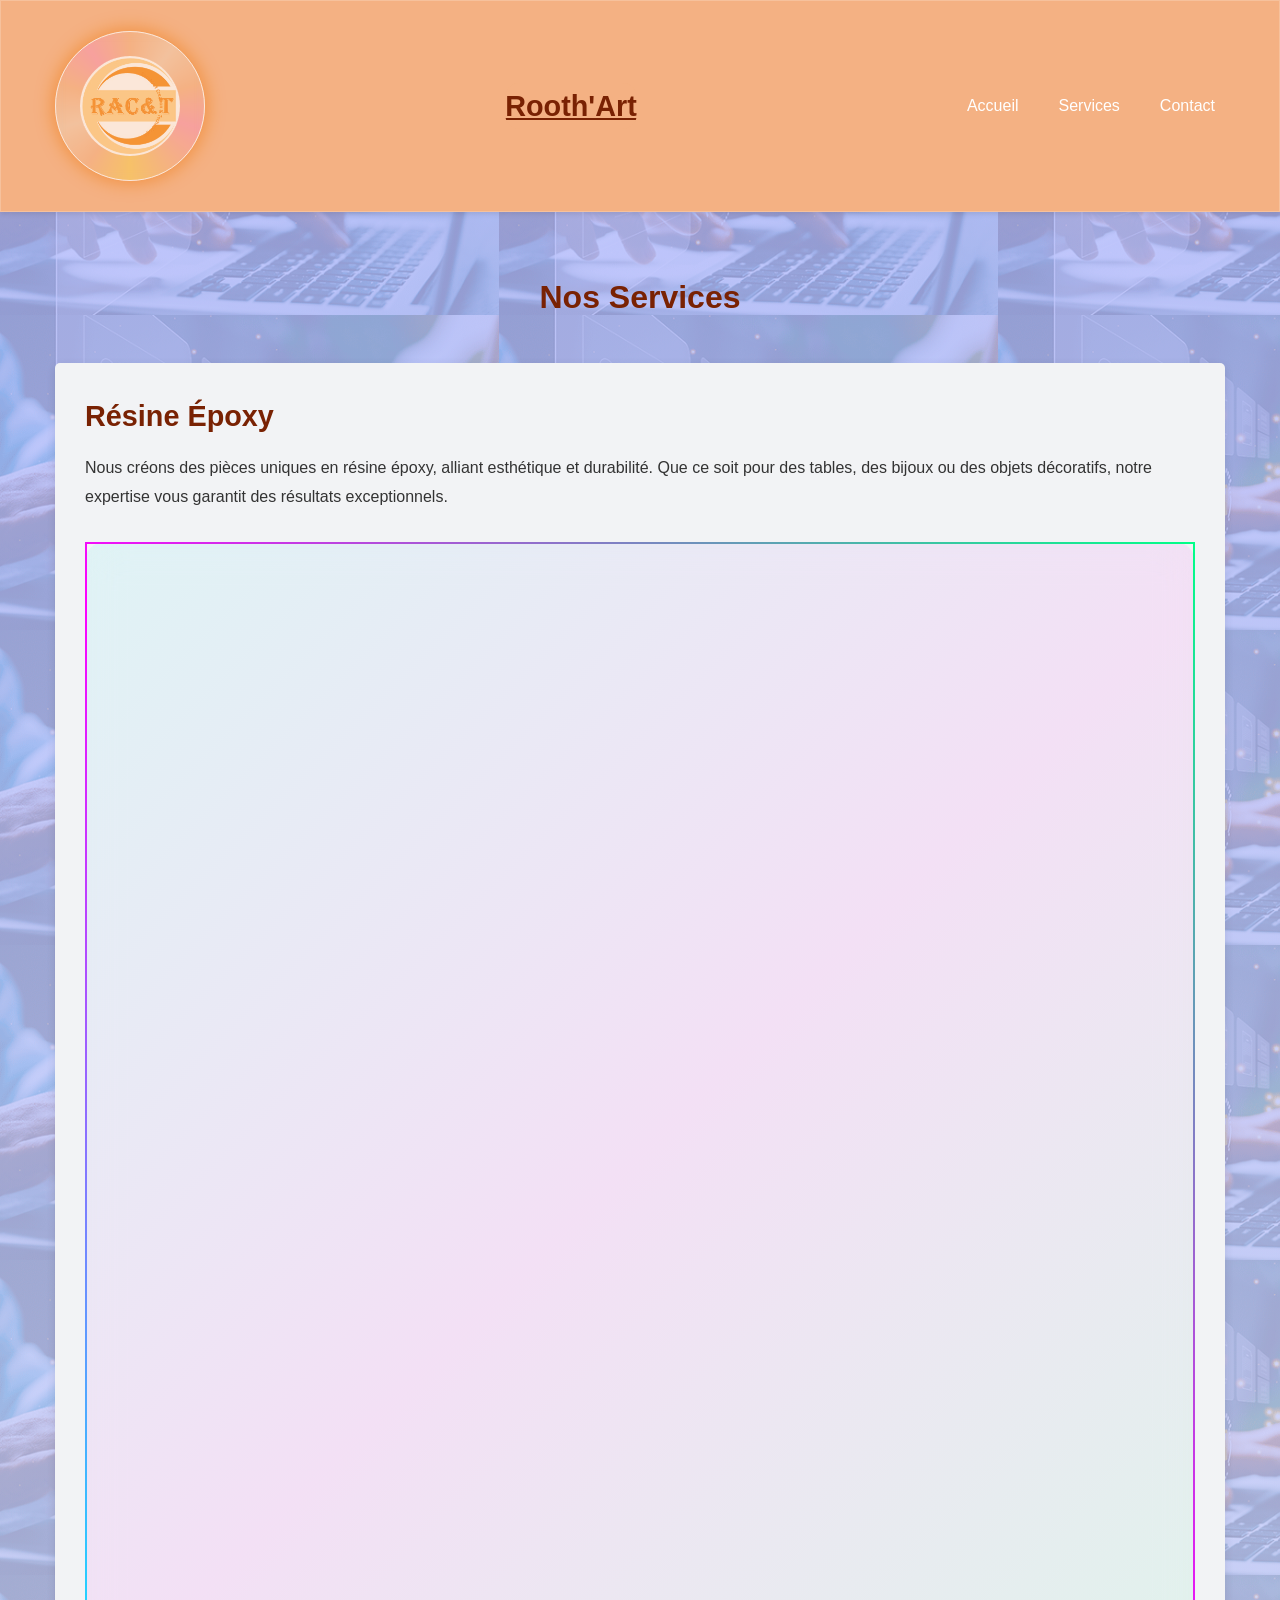
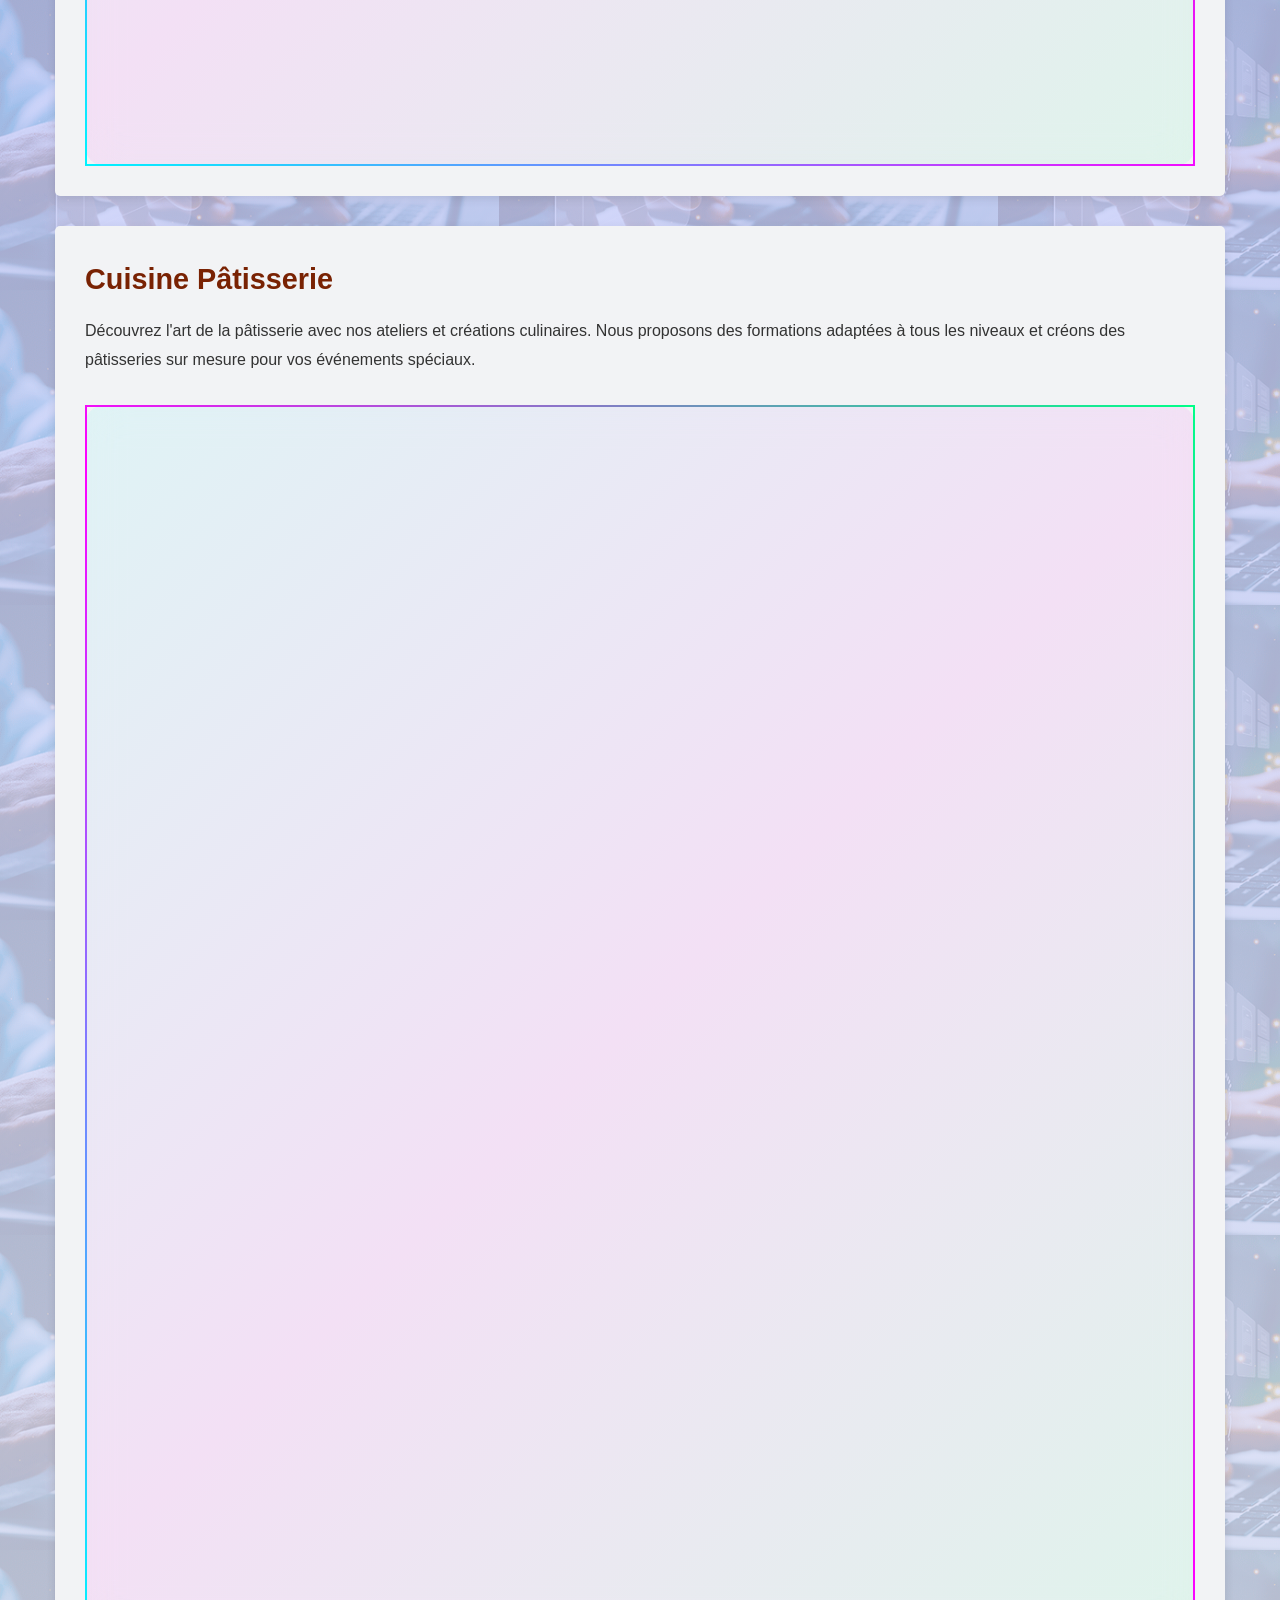
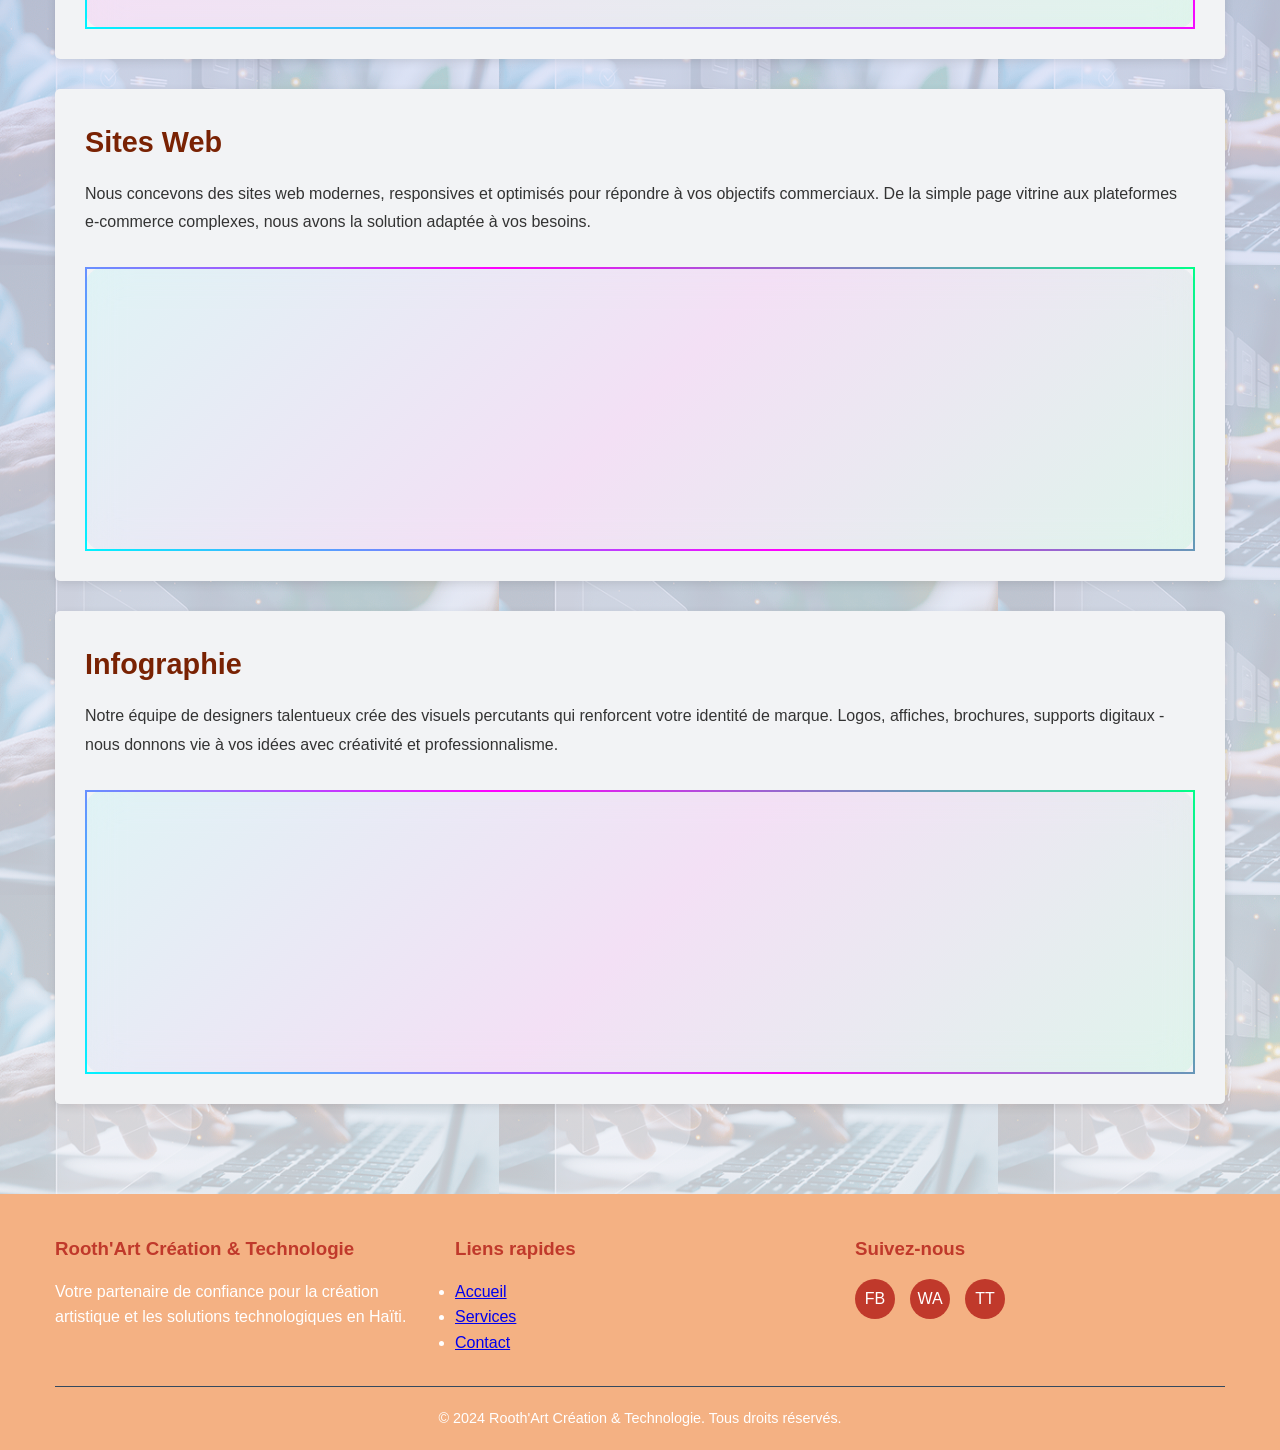
<file: services.html>
<!DOCTYPE html>
<html lang="fr">
<head>
    <meta charset="UTF-8">
    <meta name="viewport" content="width=device-width, initial-scale=1.0">
    <title>Services - Rooth'Art Création & Technologie</title>
    <style>
        * {
            margin: 0;
            padding: 0;
            box-sizing: border-box;
        }
        
        body {
            font-family: 'Arial', sans-serif;
            line-height: 1.6;
            color: #333;
            background: linear-gradient(rgba(174, 182, 252, 0.8), rgba(242, 243, 245, 0.8)), 
                        url("prog1.png");
            
        }
        
        .container {
            width: 100%;
            max-width: 1200px;
            margin: 0 auto;
            padding: 0 15px;
        grid-template-columns: repeat(auto-fit, minmax(200px, 1fr));
        }
                
        

        :root {
            --neon-blue: #00f3ff;
            --neon-pink: #ff00ff;
            --neon-green: #00ff88;
            --neon-yellow: #ffff00;
            --neon-purple: #9d00ff;
            --neon: #792203;
            --neon:  rgba(244,177,131);
        }

      /* body {
            background: 
                radial-gradient(ellipse at 0% 0%, rgba(0, 243, 255, 0.15) 0%, transparent 50%),
                radial-gradient(ellipse at 100% 100%, rgba(255, 0, 255, 0.15) 0%, transparent 50%),
                radial-gradient(ellipse at 50% 50%, rgba(157, 0, 255, 0.1) 0%, transparent 70%),
                linear-gradient(135deg  rgba(244,177,131) 0%, 50%, #792203 100%);
            min-height: 100vh;
            font-family: 'Arial', sans-serif;
            overflow-x: hidden;
            padding: 20px;
        }
         /* Header */
        header {
            background-color: rgba(244,177,131);
            color: white;
            padding: 15px 0;
            position: sticky;
            top: 0;
            z-index: 100;
            box-shadow: 0 2px 5px rgba(0,0,0,0.1);
        }
        

        /* KADO 1: Bounce Animation */
        header {
            
            backdrop-filter: blur(10px);
            border-radius: none;
            padding: 30px;
            position: sticky;
            text-align: center;
            border: 1px solid rgba(255,255,255,0.2);
            cursor: pointer;
            transition: all 0.3s ease;
            animation: bounce 2s infinite ease-in-out;
        }

        header:hover {
            animation-play-state: paused;
            background:#792203;
            transform: scale(1.05);
        }

        @keyframes bounce {
            0%, 100% {
                transform: translateY(0);
            }
            50% {
                transform: translateY(-20px);
            }
        }
        .log img{
            width: 100px;
            height: 100px;
            border-radius: 50px;
               transition: transform 0.3s;
               transform-style: preserve-3d;
            animation: carouselRotate 60s infinite;
             transition: all 0.5s ease;
        }
           @keyframes carouselRotate {
            0% { transform: rotateY(0deg); }
            100% { transform: rotateY(360deg); }
        }
         .log {
            position: absolute;
            width: 100%;
            height: 100%;
            display: flex;
            justify-content: center;
            align-items: center;
            transform-style: preserve-3d;
            animation: float 6s ease-in-out infinite;
        }

        .log {
            position: absolute;
            width: 150px;
            height: 150px;
            background: rgba(255, 255, 255, 0.1);
            border-radius: 50%;
            display: flex;
            justify-content: center;
            align-items: center;
            box-shadow: 
                0 0 20px #792203;
                
            backdrop-filter: blur(5px);
            border: 1px solid white
        }

        .log {
            font-size: 80px;
            color: transparent;
            background: linear-gradient(45deg, #00ffff, #ff00ff, #ffff00);
            background-clip: text;
            -webkit-background-clip: text;
            animation: colorShift 4s linear infinite;
        }

        .log{
            background: 
                radial-gradient(circle at 30% 30%, rgba(0, 255, 255, 0.4), transparent 70%),
                radial-gradient(circle at 70% 70%, rgba(255, 0, 255, 0.4), transparent 70%);
            opacity: 0.7;
            animation: rotate 10s linear infinite;
            mix-blend-mode: overlay;
        }

        .log{
            background: 
                conic-gradient(from 0deg, 
                    transparent 0%, 
                    rgba(0, 255, 255, 0.3) 10%, 
                    transparent 20%,
                    rgba(255, 0, 255, 0.3) 30%,
                    transparent 40%,
                    rgba(255, 255, 0, 0.3) 50%,
                    transparent 60%,
                    rgba(0, 255, 255, 0.3) 70%,
                    transparent 80%,
                    rgba(255, 0, 255, 0.3) 90%,
                    transparent 100%);
            animation: spin 8s linear infinite;
        }

        .log {
            position: relative;
        
        
        }
        .logo {
            font-size: 1.8rem;
            font-weight: bold;
            color:#792203
        }
        .log img:hover {
            animation-play-state: paused;
            background: rgba(255,255,255,0.2);
            transform: scale(1.05);
        }
        @keyframes float {
            0%, 100% {
                transform: translateY(0) rotateX(5deg) rotateY(5deg);
            }
            50% {
                transform: translateY(-15px) rotateX(-5deg) rotateY(-5deg);
            }
        }

        @keyframes colorShift {
            0% {
                filter: hue-rotate(0deg);
            }
            100% {
                filter: hue-rotate(360deg);
            }
        }

        @keyframes rotate {
            0% {
                transform: rotate(0deg);
            }
            100% {
                transform: rotate(360deg);
            }
        }

        @keyframes spin {
            0% {
                transform: rotate(0deg);
            }
            100% {
                transform: rotate(360deg);
            }
        }

        @keyframes particleFloat {
            0%, 100% {
                transform: translate(0, 0);
                opacity: 0;
            }
            10% {
                opacity: 1;
            }
            90% {
                opacity: 1;
            }
            50% {
                transform: translate(20px, -20px);
            }
        }

        
        /* Typewriter Animation */
        .logo {
            background: rgba(244,177,131);
            backdrop-filter: blur(10px);
            border-radius: 15px;
            padding: 0px;
            text-align: center;
        
            border: none;
            cursor: pointer;
            overflow: hidden;
        }

        @keyframes typing {
            0% { width: 0; }
            100% { width: 100%; }
        }

        @keyframes blink {
            0%, 100% { border-color: rgb(255, 94, 0); }
            50% { border-color: transparent; }
        }
        .logo:hover {
            animation-play-state: paused;
            background:#792203;
            transform: scale(1.05);
            color: white;
        }
       /* .header {
            position: fixed;
            top: 50%;
            left: 50%;
            transform: translate(-50%, -50%);
            
            background: 
                radial-gradient(circle at center, transparent 30%, rgba(0, 243, 255, 0.1) 70%),
                conic-gradient(from 0deg, 
                    var(--neon-blue) 0deg, 
                    var(--neon-pink) 90deg, 
                    var(--neon-green) 180deg, 
                    var(--neon-yellow) 270deg, 
                    var(--neon-blue) 360deg);
            animation: portal-spin 20s linear infinite;
            opacity: 0.1;
            z-index: -1;
        }

        @keyframes portal-spin {
            from { transform: translate(-50%, -50%) rotate(0deg); }
            to { transform: translate(-50%, -50%) rotate(360deg); }
        }

        .header {
            text-align: center;
            padding: 60px 20px 40px;
            position: relative;
        }
 

        .logo {
            font-size: 4em;
            font-weight: 900;
            background: linear-gradient(135deg, 
                var(--neon-cyan) 0%,
                var(--neon-magenta) 25%,
                var(--neon-green) 50%,
                var(--neon-yellow) 75%,
                var(--neon-cyan) 100%);
            background-size: 300% 300%;
            -webkit-background-clip: text;
            background-clip: text;
            color:#792203;
            animation: cosmic-rainbow 8s ease infinite;
            text-shadow: 
                0 0 30px rgba(0, 242, 255, 0.959),
                0 0 60px rgba(255, 0, 255, 0.932),
                0 0 200px  rgba(244,177,131);
    
                
        }
        
        
    

        .log{
            animation: rocket-float 4s ease-in-out infinite;
        }

        @keyframes cosmic-rainbow {
            0%, 100% { 
                background-position: 0% 50%;
                filter: hue-rotate(0deg);
            }
            25% { 
                background-position: 50% 100%;
                filter: hue-rotate(90deg);
            }
            50% { 
                background-position: 100% 50%;
                filter: hue-rotate(180deg);
            }
            75% { 
                background-position: 50% 0%;
                filter: hue-rotate(270deg);
            }
        }

        @keyframes sparkle {
            0%, 100% { opacity: 0.5; transform: translateX(-50%) scale(1); }
            50% { opacity: 1; transform: translateX(-50%) scale(1.2); }
        }

        @keyframes rocket-float {
            0%, 100% { transform: translateY(0) rotate(0deg); }
            25% { transform: translateY(-10px) rotate(5deg); }
            75% { transform: translateY(5px) rotate(-5deg); }
        }*/

        .gallery-item {
            font-size: 3.5em;
            font-weight: 900;
            background: linear-gradient(45deg, 
                var(--neon-blue), 
                var(--neon-pink), 
                var(--neon-green));
            background-size: 200% 200%;
            -webkit-background-clip: text;
            background-clip: text;
            color: transparent;
            animation: title-shift 4s ease infinite;
            text-shadow: 
                0 0 20px var(--neon-blue),
                0 0 40px var(--neon-pink),
                0 0 60px var(--neon-green);
            margin-bottom: 20px;
        }

        @keyframes title-shift {
            0%, 100% { 
                background-position: 0% 50%;
                filter: hue-rotate(0deg);
            }
            50% { 
                background-position: 100% 50%;
                filter: hue-rotate(180deg);
            }
        }

        .gallery {
            color: rgba(255, 255, 255, 0.8);
            font-size: 1.2em;
            animation: subtitle-pulse 3s ease-in-out infinite;
        }

        @keyframes subtitle-pulse {
            0%, 100% { opacity: 0.7; transform: scale(1); }
            50% { opacity: 1; transform: scale(1.02); }
        }

    
        

        .gallery {
            background: 
                linear-gradient(135deg, 
                    rgba(0, 243, 255, 0.08) 0%,
                    rgba(255, 0, 255, 0.08) 50%,
                    rgba(0, 255, 136, 0.08) 100%);
            border: 2px solid;
            border-image: 
                linear-gradient(45deg, 
                    var(--neon-blue),
                    var(--neon-pink),
                    var(--neon-green)) 1;
            border-radius: 20px;
            padding: 30px;
            color: white;
            position: relative;
            overflow: hidden;
            backdrop-filter: blur(20px);
            transition: all 0.5s ease;
            animation: card-float 8s ease-in-out infinite;
        }

        .gallery-item:before {
            content: '';
            position: absolute;
            top: 0;
            left: -100%;
            width: 100%;
            height: 100%;
            background: linear-gradient(90deg, 
                transparent, 
                rgba(255, 255, 255, 0.15), 
                transparent);
            transition: left 0.6s ease;
        }

        .gallery-item:hover:before {
            left: 100%;
        }

        .gallery-item:after {
            content: '';
            background: linear-gradient(45deg, 
                var(--neon-blue), 
                var(--neon-pink), 
                var(--neon-green));
            border-radius: 22px;
            z-index: -1;
            opacity: 0;
            transition: opacity 0.3s ease;
            animation: border-rotate 3s linear infinite;
        }

        .gallery-item:hover:after {
            opacity: 0.3;
        }

        @keyframes card-float {
            0%, 100% { 
                transform: translateY(0px) rotateX(0deg);
                box-shadow: 
                    0 10px 30px rgba(0, 243, 255, 0.2),
                    inset 0 0 30px rgba(255, 0, 255, 0.1);
            }
            50% { 
                transform: translateY(-15px) rotateX(3deg);
                box-shadow: 
                    0 20px 50px rgba(255, 0, 255, 0.3),
                    inset 0 0 40px rgba(0, 255, 136, 0.2);
            }
        }

        @keyframes border-rotate {
            0% { filter: hue-rotate(0deg) blur(8px); }
            100% { filter: hue-rotate(360deg) blur(8px); }
        }

        .hologram-card:hover {
            transform: translateY(-20px) scale(1.02);
            animation-play-state: paused;
        }

        .gallery img{
            border: 1px solid rgba(255, 255, 255, 0.3);
            filter: 
                brightness(1.1)
                contrast(1.1)
                saturate(1.2)
                drop-shadow(0 10px 20px rgba(0, 0, 0, 0.4));
            transition: all 0.5s ease;
            position: relative;
            z-index: 2;
        }

        .gallery-img .gallery-img {
            filter: 
                brightness(1.3)
                contrast(1.2)
                saturate(1.4)
                drop-shadow(0 15px 30px rgba(0, 243, 255, 0.6))
                hue-rotate(45deg);
            transform: scale(1.05);
        }

        .card-title {
            font-size: 1.6em;
            margin: 20px 0 15px;
            background: linear-gradient(45deg, var(--neon-blue), var(--neon-green));
            -webkit-background-clip: text;
            background-clip: text;
            color: transparent;
            text-shadow: 0 0 20px rgba(0, 243, 255, 0.5);
        }

        .card-description {
            color: rgba(255, 255, 255, 0.9);
            line-height: 1.6;
            margin-bottom: 25px;
            font-size: 0.95em;
        }

        .card-price {
            background: linear-gradient(45deg, 
                rgba(0, 243, 255, 0.25), 
                rgba(255, 0, 255, 0.25));
            padding: 12px 30px;
            border-radius: 30px;
            font-weight: bold;
            font-size: 1.4em;
            backdrop-filter: blur(20px);
            border: 1px solid rgba(255, 255, 255, 0.4);
            display: inline-block;
            animation: price-pulse 2s ease-in-out infinite;
            text-shadow: 0 0 10px rgba(255, 255, 255, 0.8);
            box-shadow: 0 5px 20px rgba(0, 0, 0, 0.3);
        }

        @keyframes price-pulse {
            0%, 100% { 
                transform: scale(1);
                box-shadow: 
                    0 5px 20px rgba(0, 243, 255, 0.4),
                    inset 0 1px 0 rgba(255, 255, 255, 0.3);
            }
            50% { 
                transform: scale(1.05);
                box-shadow: 
                    0 8px 25px rgba(255, 0, 255, 0.6),
                    inset 0 1px 0 rgba(255, 255, 255, 0.5);
            }
        }

        .card-badge {
            position: absolute;
            top: 25px;
            right: 25px;
            background: linear-gradient(45deg, var(--neon-pink), var(--neon-purple));
            padding: 8px 20px;
            border-radius: 20px;
            font-weight: bold;
            font-size: 0.8em;
            animation: badge-float 3s ease-in-out infinite;
            z-index: 3;
        }

        @keyframes badge-float {
            0%, 100% { 
                transform: translateY(0) rotate(0deg);
                background: linear-gradient(45deg, var(--neon-pink), var(--neon-purple));
            }
            33% { 
                transform: translateY(-5px) rotate(2deg);
                background: linear-gradient(45deg, var(--neon-purple), var(--neon-blue));
            }
            66% { 
                transform: translateY(3px) rotate(-1deg);
                background: linear-gradient(45deg, var(--neon-blue), var(--neon-pink));
            }
        }

        /*.header {
            background: linear-gradient(45deg, var(--neon-blue), var(--neon-green));
            border: none;
            padding: 12px 35px;
            border-radius: 25px;
            color: #792203;
            font-weight: bold;
            margin-top: 20px;
            cursor: pointer;
            transition: all 0.3s ease;
            position: relative;
            overflow: hidden;
            box-shadow: 0 5px 20px rgba(0, 243, 255, 0.4);
        }

        .btn::before {
            content: '';
            position: absolute;
            top: 0;
            left: -100%;
            width: 100%;
            height: 100%;
            background: linear-gradient(90deg, 
                transparent, 
                rgba(255, 255, 255, 0.4), 
                transparent);
            transition: left 0.5s ease;
        }

        .card-button:hover::before {
            left: 100%;
        }

        .card-button:hover {
            transform: translateY(-3px);
            box-shadow: 
                0 10px 30px rgba(0, 255, 136, 0.6),
                0 0 20px rgba(255, 255, 255, 0.4);
        }

        .hologram-grid {
            position: absolute;
            top: 0;
            left: 0;
            width: 100%;
            height: 100%;
            background: 
                linear-gradient(90deg, rgba(0, 243, 255, 0.05) 1px, transparent 1px),
                linear-gradient(180deg, rgba(0, 243, 255, 0.05) 1px, transparent 1px);
            background-size: 20px 20px;
            animation: grid-move 15s linear infinite;
            pointer-events: none;
            opacity: 0.2;
            border-radius: 20px;
        }

        @keyframes grid-move {
            0% { background-position: 0 0; }
            100% { background-position: 20px 20px; }
        }

        /* Varyasyon koulè pou chak kad */
       /* .card-1 { border-image-source: linear-gradient(45deg, var(--neon-blue), var(--neon-green)); }
        .card-2 { border-image-source: linear-gradient(45deg, var(--neon-pink), var(--neon-purple)); }
        .card-3 { border-image-source: linear-gradient(45deg, var(--neon-green), var(--neon-blue)); }
        .card-4 { border-image-source: linear-gradient(45deg, var(--neon-purple), var(--neon-pink)); }
        .card-5 { border-image-source: linear-gradient(45deg, var(--neon-yellow), var(--neon-blue)); }
        .card-6 { border-image-source: linear-gradient(45deg, var(--neon-blue), var(--neon-pink), var(--neon-green)); }

        .floating-particles {
            position: absolute;
            width: 100%;
            height: 100%;
            pointer-events: none;
        }

        /*.header {
            position: absolute;
            
            background: var(--neon-blue);
            
            animation: particle-float 6s infinite;
            opacity: 0;
        }

        .particle:nth-child(1) { top: 10%; left: 20%; animation-delay: 0s; }
        .particle:nth-child(2) { top: 30%; left: 80%; animation-delay: 1s; background: var(--neon-pink); }
        .particle:nth-child(3) { top: 70%; left: 40%; animation-delay: 2s; background: var(--neon-green); }
        .particle:nth-child(4) { top: 50%; left: 60%; animation-delay: 3s; background: var(--neon-yellow); }
        .particle:nth-child(5) { top: 20%; left: 50%; animation-delay: 4s; background: var(--neon-purple); }

        @keyframes particle-float {
            0% { transform: translateY(0) translateX(0); opacity: 0; }
            50% { opacity: 1; }
            100% { transform: translateY(-100px) translateX(20px); opacity: 0; }
        }
        /* Header */
       /* header {
            background-color: rgba(244,177,131);
            color: white;
            padding: 15px 0;
            position: sticky;
            top: 0;
            z-index: 100;
            box-shadow: 0 2px 5px rgba(0,0,0,0.1);
        }
        .log img{
            width: 100px;
            height: 100px;
            border-radius: 50px;
            transition: transform 0.3s;
               transform-style: preserve-3d;
            animation: carouselRotate 60s infinite;
             transition: all 0.5s ease;

        }
            @keyframes carouselRotate {
            0% { transform: rotateY(0deg); }
            100% { transform: rotateY(360deg); }
        }

        .logo {
            font-size: 1.8rem;
            font-weight: bold;
            color: #792203;
        }*/
        
        nav {
            display: flex;
            justify-content: space-between;
            align-items: center;
        }
        
        .nav-links {
            display: flex;
            list-style: none;
        }
        
        .nav-links li {
            margin-left: 20px;
        }
        
        .nav-links a {
            color: white;
            text-decoration: none;
            padding: 5px 10px;
            transition: color 0.3s;
        }
        
        .nav-links a:hover {
            color: #e74c3c;
        }
        
        .menu-toggle {
            display: none;
            cursor: pointer;
            font-size: 1.5rem;
        }
        
        #menu-check {
            display: none;
        }
        
        /* Services Page */
        .service-page {
            padding: 60px 0;
        }
        
        .section-title {
            text-align: center;
            margin-bottom: 40px;
            font-size: 2rem;
            color: #792203;
        }
        
        .service-detail {
            background-color: rgb(242, 243, 245);
            padding: 30px;
            border-radius: 5px;
            box-shadow: 0 3px 10px rgba(0,0,0,0.1);
            margin-bottom: 30px;
        }
        
        .service-detail h2 {
            color: #792203;
            margin-bottom: 15px;
            font-size: 1.8rem;
        }
        
        .service-detail p {
            margin-bottom: 20px;
            line-height: 1.8;
        }
        
        /* Gallery */
        .gallery {
            display: grid;
            grid-template-columns: repeat(auto-fit, minmax(200px, 1fr));
            gap: 15px;
            margin-top: 30px;
        }
        
        .gallery-item {
            border-radius: 15px;
            overflow: hidden;
            height: 200px;
            background-color: #ddd;
            display: flex;
            align-items: center;
            justify-content: center;
            color: #666;
            font-weight: bold;
            transition: 0s;
        }
        .gallery-item img{
            height: 200px;
            width: 100%;
            object-fit: cover;
            transition:paused;
        
        }
       .gallery-item img:hover {
            animation-play-state: paused;
            background:#792203;
            transform: scale(1.05);
            color: white;
       }
        
        
        /* Premye efè - Zoom ak Fade */
        .gallery-item img {
            opacity: 1;
            transform: scale(1);
            animation: zoomFade 5s infinite;
        }
        
        @keyframes zoomFade {
            0%, 100% {
                opacity: 1;
                transform: scale(1);
                filter: brightness(1) hue-rotate(0deg);
            }
            25% {
                opacity: 0.8;
                transform: scale(1.1);
                filter: brightness(1.2) hue-rotate(90deg);
            }
            50% {
                opacity: 1;
                transform: scale(1.05);
                filter: brightness(1.1) hue-rotate(180deg);
            }
            75% {
                opacity: 0.9;
                transform: scale(1.15);
                filter: brightness(1.3) hue-rotate(270deg);
            }
        }
        
        /* Dezyèm efè - Slide ak Glitch */
        .gallery-item img{
            opacity: 0;
            transform: translateX(-100%);
            animation: slideGlitch 5s infinite 2s;
        }
        
        @keyframes slideGlitch {
            0%, 100% {
                opacity: 0;
                transform: translateX(-100%);
                filter: brightness(1) blur(0px);
            }
            15% {
                opacity: 1;
                transform: translateX(0%);
                filter: brightness(1.1) blur(0px);
            }
            20% {
                transform: translateX(-5px);
                filter: brightness(1.3) blur(0px);
            }
            25% {
                transform: translateX(5px);
                filter: brightness(1.1) blur(0px);
            }
            30% {
                transform: translateX(0px);
                filter: brightness(1.2) blur(0px);
            }
            70% {
                opacity: 1;
                transform: translateX(0%);
                filter: brightness(1.1) hue-rotate(45deg);
            }
            85% {
                opacity: 0;
                transform: translateX(100%);
                filter: brightness(1) hue-rotate(90deg);
            }
        }
        
        /* Twazyèm efè - Rotate ak Morph */
        .gallery-item img{
            opacity: 0;
            transform: rotateY(180deg) scale(0.8);
            animation: rotateMorph 5s infinite 2s;
        }
        
        @keyframes rotateMorph {
            0%, 100% {
                opacity: 0;
                transform: rotateY(180deg) scale(0.8);
                border-radius: 50%;
                filter: brightness(1) contrast(1);
            }
            20% {
                opacity: 1;
                transform: rotateY(0deg) scale(1);
                border-radius: 20px;
                filter: brightness(1.2) contrast(1.3);
            }
            50% {
                transform: rotateY(-10deg) scale(1.1);
                border-radius: 10px;
                filter: brightness(1.4) contrast(1.5);
            }
            80% {
                opacity: 1;
                transform: rotateY(10deg) scale(1.05);
                border-radius: 30px;
                filter: brightness(1.1) contrast(1.2);
            }
        }
        
        /* Katriyèm efè - Blur ak Focus */
        .gallery-item img {
            opacity: 0;
            filter: blur(60px) brightness(0.5);
            animation: blurFocus 15s infinite;
        }
        
        @keyframes blurFocus {
            0%, 100% {
                opacity: 0;
                filter: blur(0px) brightness(0.5);
                transform: scale(1.2);
            }
            25% {
                opacity: 1;
                filter: blur(0px) brightness(0.8);
                transform: scale(1.1);
            }
            50% {
                opacity: 1;
                filter: blur(0px) brightness(1.3);
                transform: scale(1);
            }
            75% {
                opacity: 1;
                filter: blur(0px) brightness(1.1);
                transform: scale(1.05);
            }
        }
        
        .transition-overlay {
            position: absolute;
            top: 0;
            left: 0;
            width: 100%;
            height: 100%;
            background: linear-gradient(
                45deg,
                rgba(255,0,0,0.1),
                rgba(0,255,255,0.1),
                rgba(0,255,0,0.1),
                rgba(255,255,0,0.1)
            );
            mix-blend-mode: overlay;
            animation: overlayShift 30s infinite;
        }
        
        @keyframes overlayShift {
            0%, 100% { opacity: 0.3; }
            50% { opacity: 0.7; }
        }
        
        .transition-info {
            position: absolute;
            bottom: 20px;
            left: 0;
            right: 0;
            text-align: center;
            color: white;
            font-size: 18px;
            font-weight: bold;
            text-shadow: 0 2px 10px rgba(0,0,0,0.8);
            opacity: 0.8;
            animation: infoPulse 4s infinite;
        }
        
        @keyframes infoPulse {
            0%, 100% { opacity: 0.6; transform: translateY(0px); }
            50% { opacity: 1; transform: translateY(-5px); }
        }
        /* Footer */
       
       footer {
            background-color:  rgba(244,177,131);
            color: white;
            padding: 40px 0 20px;
        }
        
        .footer-content {
            display: grid;
            grid-template-columns: repeat(auto-fit, minmax(200px, 1fr));
            gap: 30px;
            margin-bottom: 30px;
        }
        
        .footer-section h3 {
            margin-bottom: 15px;
            color: #c0392b;
        }
        
        .social-links {
            display: flex;
            gap: 15px;
        }
        
        .social-links a {
            display: inline-block;
            width: 40px;
            height: 40px;
            background-color: #c0392b;;
            border-radius: 50%;
            text-align: center;
            line-height: 40px;
            transition: background-color 0.3s;
            color: white;
            text-decoration: none;
        }
        
        .social-links a:hover {
            background-color: #e74c3c;
        }
        
        .copyright {
            text-align: center;
            padding-top: 20px;
            border-top: 1px solid #34495e;
            font-size: 0.9rem;
        }
        
        
        /* Mobile Navigation */
        @media (max-width: 768px) {
            .menu-toggle {
                display: block;
            }
            
            .nav-links {
                position: fixed;
                top: 70px;
                left: -100%;
                width: 100%;
                height: calc(100vh - 70px);
                background-color: #2c3e50;
                flex-direction: column;
                align-items: center;
                justify-content: flex-start;
                padding-top: 50px;
                transition: left 0.3s;
            }
            .log{
                  grid-template-columns: repeat(auto-fit, minmax(200px, 1fr));
            }
            #menu-check:checked ~ .nav-links {
                left: 0;
            }
            
            .nav-links li {
                margin: 15px 0;
            }
            
            .contact-info {
                grid-template-columns: 1fr;
            }
        }
    </style>
</head>
<body>
    <header>
        <div class="container">
            <nav>
                 <div class="log">
                <img src="log.jpg">
                </div>
                <a href="index.html" class="logo">Rooth'Art</a>
                <input type="checkbox" id="menu-check">
                <label for="menu-check" class="menu-toggle">☰</label>
                <ul class="nav-links">
                    <li><a href="index.html">Accueil</a></li>
                    <li><a href="services.html">Services</a></li>
                    <li><a href="contact.html">Contact</a></li>
                </ul>
            </nav>
        </div>
    </header>

    <main>
        <section class="service-page">
            <div class="container">
                <h1 class="section-title">Nos Services</h1>
                
                <div class="service-detail">
                    <h2>Résine Époxy</h2>
                    <p>Nous créons des pièces uniques en résine époxy, alliant esthétique et durabilité. Que ce soit pour des tables, des bijoux ou des objets décoratifs, notre expertise vous garantit des résultats exceptionnels.</p>
                    <div class="gallery">
                        <div class="gallery-item"><img src="1.jpg"></div>
                        <div class="gallery-item"><img src="2.jpg"></div>
                        <div class="gallery-item"><img src="3.jpg"></div>
                        <div class="gallery-item"><img src="4.jpg"></div>
                        <div class="gallery-item"><img src="5.jpg"></div>
                        <div class="gallery-item"><img src="6.jpg"></div>
                        <div class="gallery-item"><img src="7.jpg"></div>
                        <div class="gallery-item"><img src="8.jpg"></div>
                        <div class="gallery-item"><img src="r.jpg"></div>
                        <div class="gallery-item"><img src="P.jpg"></div>
                        <div class="gallery-item"><img src="100.jpg"></div>
                        <div class="gallery-item"><img src="101.jpg"></div>
                        <div class="gallery-item"><img src="102.jpg"></div>
                        <div class="gallery-item"><img src="103 - Copy.jpg"></div>
                        <div class="gallery-item"><img src="104.jpg"></div>
                        <div class="gallery-item"><img src="105.jpg"></div>
                        <div class="gallery-item"><img src="106.jpg"></div>
                        <div class="gallery-item"><img src="112.jpg"></div>
                        <div class="gallery-item"><img src="111.jpg"></div>
                        <div class="gallery-item"><img src="113.jpg"></div>
                    </div>
                </div>
                
                <div class="service-detail">
                    <h2>Cuisine Pâtisserie</h2>
                    <p>Découvrez l'art de la pâtisserie avec nos ateliers et créations culinaires. Nous proposons des formations adaptées à tous les niveaux et créons des pâtisseries sur mesure pour vos événements spéciaux.</p>
                    <div class="gallery">
                        <div class="gallery-item"><img src="9.jpg">
                        </div>
                        
                        <div class="gallery-item"><img src="10.jpg"></div>
                        <div class="gallery-item"><img src="11.jpg"></div>
                        <div class="gallery-item"><img src="12.jpg"></div>
                        <div class="gallery-item"><img src="13.jpg"></div>
                        <div class="gallery-item"><img src="14.jpg"></div>
                        <div class="gallery-item"><img src="15.jpg"></div>
                        <div class="gallery-item"><img src="16.jpg"></div>
                        <div class="gallery-item"><img src="17.jpg"></div>
                        <div class="gallery-item"><img src="18.jpg"></div>
                        <div class="gallery-item"><img src="19.jpg"></div>
                        <div class="gallery-item"><img src="20.jpg"></div>
                        <div class="gallery-item"><img src="21.jpg"></div>
                        <div class="gallery-item"><img src="22.jpg"></div>
                        <div class="gallery-item"><img src="23.jpg"></div>
                        <div class="gallery-item"><img src="24.jpg"></div>
                        <div class="gallery-item"><img src="25.jpg"></div>
                        <div class="gallery-item"><img src="26.jpg"></div>
                        <div class="gallery-item"><img src="27.jpg"></div>
                        <div class="gallery-item"><img src="28.jpg"></div>
                    </div>
                </div>
                
                <div class="service-detail">
                    <h2>Sites Web</h2>
                    <p>Nous concevons des sites web modernes, responsives et optimisés pour répondre à vos objectifs commerciaux. De la simple page vitrine aux plateformes e-commerce complexes, nous avons la solution adaptée à vos besoins.</p>
                    <div class="gallery">
                    <div class="gallery-item"><img src="70.jpg"></div>
                        <div class="gallery-item"><img src="71.jpg"></div>
                        <div class="gallery-item"><img src="72.jpg"></div>
                        <div class="gallery-item"><img src="74.jpg"></div>
                    </div>
                </div>
                
                <div class="service-detail">
                    <h2>Infographie</h2>
                    <p>Notre équipe de designers talentueux crée des visuels percutants qui renforcent votre identité de marque. Logos, affiches, brochures, supports digitaux - nous donnons vie à vos idées avec créativité et professionnalisme.</p>
                    <div class="gallery">
                        <div class="gallery-item"><img src="76.jpg"></div>
                        <div class="gallery-item"><img src="77.jpg"></div>
                        <div class="gallery-item"><img src="78.jpg"></div>
                        <div class="gallery-item"><img src="f.jpg"></div>
                    </div>
                </div>
            </div>
        </section>
    </main>

    <footer>
        <div class="container">
            <div class="footer-content">
                <div class="footer-section">
                    <h3>Rooth'Art Création & Technologie</h3>
                    <p>Votre partenaire de confiance pour la création artistique et les solutions technologiques en Haïti.</p>
                </div>
                <div class="footer-section">
                    <h3>Liens rapides</h3>
                    <ul>
                        <li><a href="index.html">Accueil</a></li>
                        <li><a href="services.html">Services</a></li>
                        <li><a href="contact.html">Contact</a></li>
                    </ul>
                </div>
                <div class="footer-section">
                    <h3>Suivez-nous</h3>
                    <div class="social-links">
                        <a href="#" aria-label="Facebook">FB</a>
                         <a href="https://wa.me/35361755" aria-label="WhatsApp">WA</a>
                        <a href="https://www.tiktok.com/@Nurse_Tchedjoy" aria-label="TikTok">TT</a>
                    </div>
                </div>
            </div>
            <div class="copyright">
                <p>&copy; 2024 Rooth'Art Création & Technologie. Tous droits réservés.</p>
            </div>
        </div>
    </footer>
</body>
</html>
</file>
<file: stylecatalogue.css>
* {
            margin: 0;
            padding: 0;
            box-sizing: border-box;
        }

        body {
            font-family: 'Arial', sans-serif;
            line-height: 1.6;
            color: #002366;
            background: #c59683;;
        }

        .container {
            max-width: 1200px;
            margin: 0 auto;
            padding: 0 20px;
        }

        /* Navigation */
            .logo img{
            width: 100px;
            height: 100px;
            border-radius: 50%;
        }
        .logo__Name{
            display: flex;
            align-items: center;
        }
        .navbar {
            display: flex;
            justify-content: space-between;
            align-items: center;
            padding: 1rem 2rem;
            background: #002366;;
            box-shadow: 0 2px 5px rgba(0,0,0,0.1);
            position: fixed;
            width: 100%;
            top: 0;
            z-index: 1000;
        }

        .nav-brand h1 {
            color: #f35308;
            font-size: 1.5rem;
        }

        .nav-brand p {
            color: #c59683;
            font-size: 0.8rem;
        }

        .nav-menu {
            display: flex;
            list-style: none;
            gap: 2rem;
        }

        .nav-menu a {
            text-decoration: none;
            color: #f35308;;
            font-weight: 500;
            transition: color 0.3s;
        }

        .nav-menu a.active,
        .nav-menu a:hover {
            color:#c59683 ;
        }

        .hamburger {
            display: none;
            flex-direction: column;
            cursor: pointer;
        }

        .hamburger span {
            width: 25px;
            height: 3px;
            background: #333;
            margin: 3px 0;
            transition: 0.3s;
        }

        /* Catalogue */
        .catalogue {
            padding: 120px 0 80px;
        }

        .catalogue h2 {
            text-align: center;
            margin-bottom: 3rem;
            font-size: 2.5rem;
        }

        .filter-buttons {
            display: flex;
            justify-content: center;
            gap: 1rem;
            margin-bottom: 3rem; 
            flex-wrap: wrap;
        }

        .filter-btn {
            padding: 10px 20px;
            border: 2px solid #a0522d;
            background: transparent;
            color:#002366;
            border-radius: 25px;
            cursor: pointer;
            transition: all 0.3s;
        }

        .filter-btn.active,
        .filter-btn:hover {
            background:#a0522d ;
            color: white;
        }

        .products-grid {
            display: grid;
            grid-template-columns: repeat(auto-fit, minmax(300px, 1fr));
            gap: 2rem;
        }

        .product-card {
            background: white;
            border-radius: 15px;
            overflow: hidden;
            box-shadow: 0 10px 30px rgba(0,0,0,0.1);
            transition: all 0.3s ease;
            border: 1px solid #eee;
        }

        .product-card:hover {
            transform: translateY(-10px);
            box-shadow: 0 20px 40px rgba(0,0,0,0.15);
        }

        .product-image {
            height: 250px;
            background: linear-gradient(45deg, #8b4513 0%, #764ba2 100%); 
            display: flex;
            align-items: center;
            justify-content: center;
            color:  rgb(187, 167, 167);
            font-weight: bold;
            font-size: 1.2rem;
        }

        .product-info {
            padding: 1.5rem;
        }

        .product-info h3 {
            color: #2c3e50;
            margin-bottom: 0.5rem;
            font-size: 1.3rem;
        }

        .product-info p {
            color: #7f8c8d;
            margin-bottom: 1rem;
            line-height: 1.5;
        }

        .product-features {
            list-style: none;
            margin-top: 1rem;
        }

        .product-features li {
            padding: 0.3rem 0;
            color: #555;
            position: relative;
            padding-left: 1.5rem;
        }

        .product-features li:before {
            content: "✓";
            color: #27ae60;
            position: absolute;
            left: 0;
            font-weight: bold;
        }

        /* Footer */
        footer {
            background: #2c3e50;
            color: #f35308;
            padding: 2rem 0;
            margin-top: 4rem;
        }

        .footer-content {
            display: flex;
            justify-content: space-between;
            align-items: center;
        }

        .social-links {
            display: flex;
            gap: 1rem;
        }

        .social-link {
            color: #f35308;
            text-decoration: none;
            padding: 0.5rem 1rem;
            background: #34495e;
            border-radius: 5px;
            transition: background 0.3s;
        }

        .social-link:hover {
            background: #3498db;
        }

        /* Responsive Design 
        @media (max-width: 768px) {
            .hamburger {
                display: flex;
            }
            
            .nav-menu {
                position: fixed;
                left: -100%;
                top: 70px;
                flex-direction: column;
                background-color: white;
                width: 100%;
                text-align: center;
                transition: 0.3s;
                box-shadow: 0 10px 27px rgba(0,0,0,0.05);
                padding: 2rem 0;
            }
            
            .nav-menu.active {
                left: 0;
            }
            
            .catalogue {
                padding: 100px 0 60px;
            }
            
            .filter-buttons {
                gap: 0.5rem;
            }
            
            .filter-btn {
                padding: 8px 16px;
                font-size: 0.9rem;
            }
            
            .footer-content {
                flex-direction: column;
                gap: 1rem;
                text-align: center;
            }
            
            .products-grid {
                grid-template-columns: 1fr;
            }
        }

        @media (max-width: 480px) {
            .container {
                padding: 0 15px;
            }
            
            .navbar {
                padding: 1rem;
            }
            
            .catalogue h2 {
                font-size: 2rem;
            }
            
            .product-image {
                height: 200px;
                font-size: 1rem;
            }
        }
     /* Responsive */
        @media (max-width: 200px) {
            .nav-container {
                flex-direction: column;
                gap: 1rem;
            }

            nav ul {
                gap: 1rem;
            }

            .contact-grid {
                grid-template-columns: 1fr;
            }

            .section {
                padding: 2rem 1rem;
            }
        }
</file>
<file: stylecommande.css>
* {
            margin: 0;
            padding: 0;
            box-sizing: border-box;
        }

        body {
            font-family: 'Arial', sans-serif;
            line-height: 1.6;
            color:#f35308;
            background:  white;
            
        }

        .container {
            max-width: 1200px;
            margin: 0 auto;
            padding: 0 20px;
        }

        /* Navigation */
            .logo img{
            width: 100px;
            height: 100px;
            border-radius: 50%;
        }
        .logo__Name{
            display: flex;
            align-items: center;
        }
        .navbar {
            display: flex;
            justify-content: space-between;
            align-items: center;
            padding: 1rem 2rem;
            background: #002366;
            box-shadow: 0 2px 5px rgba(0,0,0,0.1);
            position: fixed;
            width: 100%;
            top: 0;
            z-index: 1000;
        }

        .nav-brand h1 {
            color: #f35308;
            font-size: 1.5rem;
        }

        .nav-brand p {
            color:  #c59683;
            font-size: 0.8rem;
        }

        .nav-menu {
            display: flex;
            list-style: none;
            gap: 2rem;
        }

        .nav-menu a {
            text-decoration: none;
            color: #f35308;
            font-weight: 500;
            transition: color 0.3s;
        }

        .nav-menu a.active,
        .nav-menu a:hover {
            color:  #c59683;
        }

        .hamburger {
            display: none;
            flex-direction: column;
            cursor: pointer;
        }

        .hamburger span {
            width: 25px;
            height: 3px;
            background: #333;
            margin: 3px 0;
            transition: 0.3s;
        }

        /* Commande Section */
        .commande {
            padding: 120px 0 80px;
        }

        .commande h2 {
            text-align: center;
            margin-bottom: 3rem;
            font-size: 2.5rem;
            color: #2c3e50;
        }

        .commande-container {
            display: grid;
            grid-template-columns: 1fr 1fr;
            gap: 3rem;
            align-items: start;
        }

        .commande-form {
            background: #667eea;
            padding: 2rem;
            border-radius: 15px;
            box-shadow: 0 10px 30px rgba(0,0,0,0.1);
        }

        .form-group {
            margin-bottom: 1.5rem;
        }

        .form-group label {
            display: block;
            margin-bottom: 0.5rem;
            font-weight: bold;
            color: #2c3e50;
        }

        .form-group input,
        .form-group select,
        .form-group textarea {
            width: 100%;
            padding: 12px 15px;
            border: 2px solid #e9ecef;
            border-radius: 8px;
            font-size: 1rem;
            transition: border-color 0.3s;
        }

        .form-group input:focus,
        .form-group select:focus,
        .form-group textarea:focus {
            outline: none;
            border-color: #3498db;
        }

        .form-group textarea {
            resize: vertical;
            min-height: 120px;
        }

        .btn {
            display: inline-block;
            background:  #86b198;
            color:white;
            padding: 15px 30px;
            text-decoration: none;
            border-radius: 8px;
            transition: background 0.3s;
            border: none;
            cursor: pointer;
            font-size: 1.1rem;
            font-weight: bold;
            width: 100%;
            text-align: center;
        }

        .btn:hover {
            background:  "✓";
            color: #05f86b;
            transform: translateY(-2px);
        }

        .commande-info {
            background: #667eea;
            padding: 2rem;
            border-radius: 15px;
            box-shadow: 0 10px 30px rgba(0,0,0,0.1);
        }

        .info-card {
            margin-bottom: 2rem;
        }

        .info-card h3 {
            color: #2c3e50;
            margin-bottom: 1rem;
            display: flex;
            align-items: center;
            gap: 0.5rem;
        }

        .info-card ul {
            list-style: none;
        }

        .info-card li {
            padding: 0.5rem 0;
            color:white;
            position: relative;
            padding-left: 1.5rem;
        }

        .info-card li:before {
            content: "✓";
            color: #05f86b;
            position: absolute;
            left: 0;
            font-weight: bold;
        }

        .contact-urgent {
            background: linear-gradient(135deg, #667eea, #764ba2);
            color: white;
            padding: 1.5rem;
            border-radius: 10px;
            text-align: center;
        }

        .contact-urgent a {
            color: white;
            text-decoration: none;
            font-weight: bold;
            display: block;
            margin-top: 0.5rem;
            font-size: 1.1rem;
        }

        /* Footer */
        footer {
            background: #2c3e50;
            color: #f35308;
            padding: 2rem 0;
            margin-top: 4rem;
        }

        .footer-content {
            display: flex;
            justify-content: space-between;
            align-items: center;
        }

        .social-links {
            display: flex;
            gap: 1rem;
        }

        .social-link {
            color: #f35308;
            text-decoration: none;
            padding: 0.5rem 1rem;
            background: #34495e;
            border-radius: 5px;
            transition: background 0.3s;
        }

        .social-link:hover {
            background: #3498db;
        }

        /* Responsive Design 
        @media (max-width: 768px) {
            .hamburger {
                display: flex;
            }
            
            .nav-menu {
                position: fixed;
                left: -100%;
                top: 70px;
                flex-direction: column;
                background-color: white;
                width: 100%;
                text-align: center;
                transition: 0.3s;
                box-shadow: 0 10px 27px rgba(0,0,0,0.05);
                padding: 2rem 0;
            }
            
            .nav-menu.active {
                left: 0;
            }
            
            .commande {
                padding: 100px 0 60px;
            }
            
            .commande-container {
                grid-template-columns: 1fr;
                gap: 2rem;
            }
            
            .footer-content {
                flex-direction: column;
                gap: 1rem;
                text-align: center;
            }
        }

        @media (max-width: 480px) {
            .container {
                padding: 0 15px;
            }
            
            .navbar {
                padding: 1rem;
            }
            
            .commande h2 {
                font-size: 2rem;
            }
            
            .commande-form,
            .commande-info {
                padding: 1.5rem;
            }
        }
     /* Responsive */
        @media (max-width: 200px) {
            .nav-container {
                flex-direction: column;
                gap: 1rem;
            }

            nav ul {
                gap: 1rem;
            }

            .contact-grid {
                grid-template-columns: 1fr;
            }

            .section {
                padding: 2rem 1rem;
            }
        }
</file>
